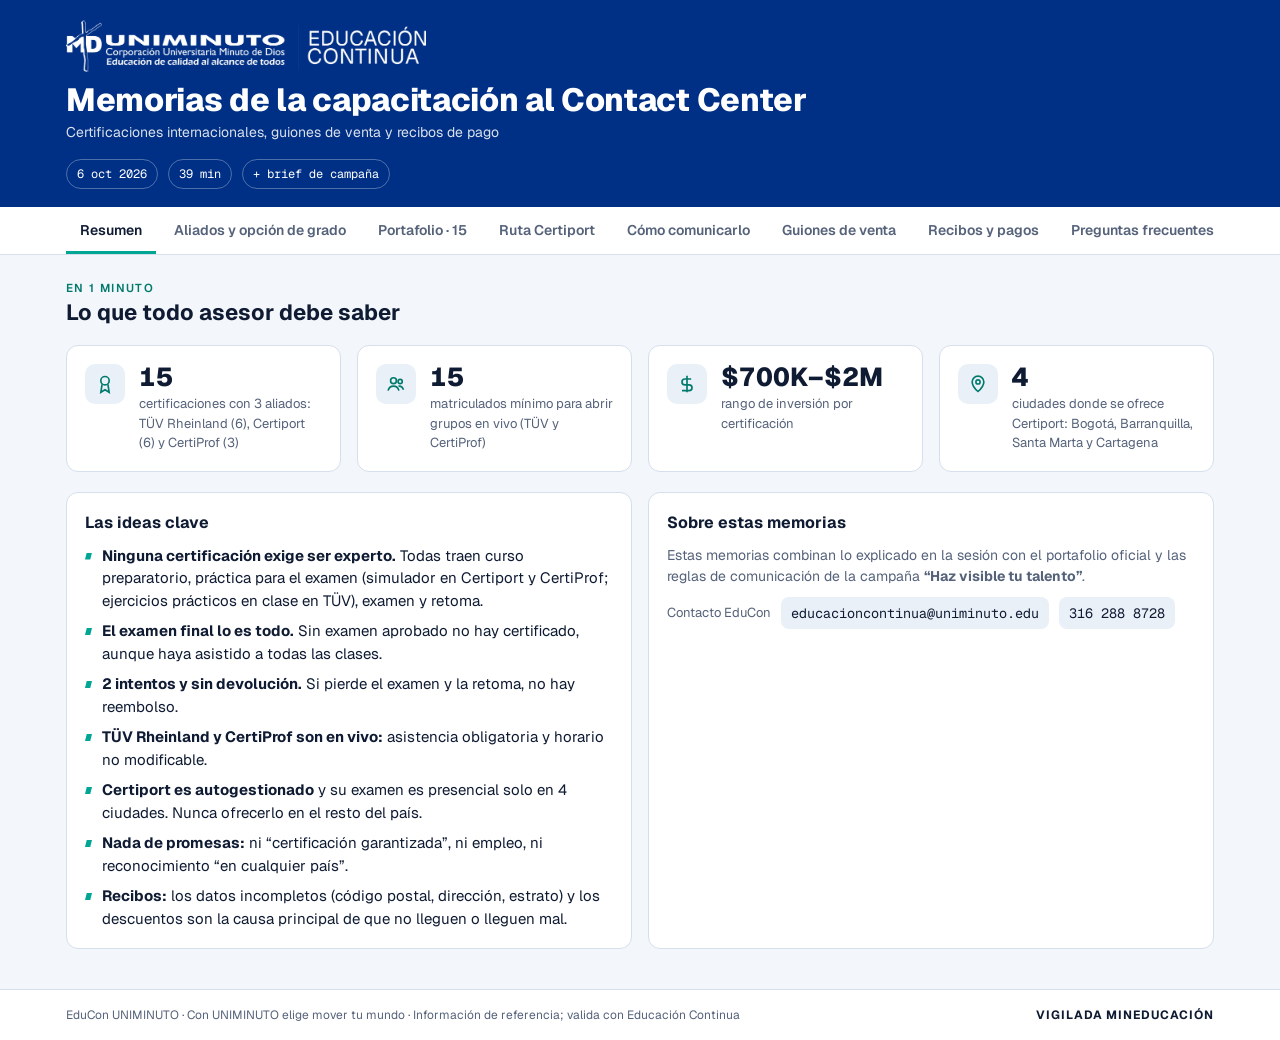
<file: index.html>
<!doctype html>
<html lang="es">
<head>
<meta charset="utf-8">
<meta name="viewport" content="width=device-width, initial-scale=1, viewport-fit=cover">
<title>Memorias Capacitación Contact Center</title>
<meta name="claude:viewport-fit-sides" content="cover">
<link rel="preconnect" href="https://fonts.googleapis.com">
<link rel="stylesheet" href="https://fonts.googleapis.com/css2?family=Geist:wght@400;500;600;700;800&family=Geist+Mono:wght@400;500&display=swap">
<style>
/* Layout: banda navy de encabezado + pestañas horizontales pegajosas; cada pestaña es una "ficha de consulta" densa para el asesor */
:root{
  --navy:#003085; --teal:#00A694; --teal-ink:#007a6d;
  --bg:#f3f6fb; --surface:#ffffff; --surface-2:#eaf0f8;
  --fg:#0f1b33; --muted:#55627a; --line:#d6dfec;
  --warn:#b45309; --warn-bg:#fff4e0; --bad:#b42318; --bad-bg:#fdecea; --ok:#067a5b; --ok-bg:#e3f6ef;
  --head-bg:#003085; --head-fg:#ffffff; --tab-active:#00A694;
  --tuv:#1f5bd6; --cport:#00A694; --cprof:#7a3fd1;
  --sans:"Geist",ui-sans-serif,system-ui,-apple-system,"Segoe UI",Roboto,sans-serif;
  --mono:"Geist Mono",ui-monospace,SFMono-Regular,Menlo,monospace;
}
@media (prefers-color-scheme: dark){:root:not([data-theme="light"]){
  --bg:#0a1222; --surface:#111c33; --surface-2:#172645; --fg:#e7edf8; --muted:#9aa8c2; --line:#24365a;
  --teal-ink:#3fd2bf; --warn:#f5b454; --warn-bg:#2e2410; --bad:#ff8a80; --bad-bg:#341617; --ok:#5fd6a8; --ok-bg:#0f2c24;
  --head-bg:#0b2257; --head-fg:#ffffff; --tuv:#6f9bff; --cport:#3fd2bf; --cprof:#b48cff; color-scheme:dark}}
:root[data-theme="dark"]{
  --bg:#0a1222; --surface:#111c33; --surface-2:#172645; --fg:#e7edf8; --muted:#9aa8c2; --line:#24365a;
  --teal-ink:#3fd2bf; --warn:#f5b454; --warn-bg:#2e2410; --bad:#ff8a80; --bad-bg:#341617; --ok:#5fd6a8; --ok-bg:#0f2c24;
  --head-bg:#0b2257; --head-fg:#ffffff; --tuv:#6f9bff; --cport:#3fd2bf; --cprof:#b48cff; color-scheme:dark}
*{box-sizing:border-box}
[hidden]{display:none!important}
html,body{margin:0}

body{background:var(--bg);color:var(--fg);font-family:var(--sans);font-size:15px;line-height:1.5}
.wrap{max-width:1180px;margin:0 auto;padding-left:max(16px,env(safe-area-inset-left,0px));padding-right:max(16px,env(safe-area-inset-right,0px))}
header.top{background:var(--head-bg);color:var(--head-fg)}
header.top .wrap{padding-block:20px 18px;display:flex;flex-wrap:wrap;gap:16px 28px;align-items:flex-end;justify-content:space-between}
.logo{display:flex;align-items:center;gap:10px;font-weight:700;letter-spacing:.02em;font-size:13px}
.logo .mk{display:inline-grid;place-items:center;width:30px;height:30px;background:var(--teal);clip-path:polygon(18% 0,100% 0,82% 100%,0 100%);font-size:12px;color:#fff}
.logo .sep{opacity:.5}
header.top .brand{display:block;height:auto;width:min(360px,100%);margin-bottom:6px}
h1{margin:10px 0 4px;font-size:clamp(22px,3.2vw,32px);line-height:1.15;font-weight:800;text-wrap:balance;letter-spacing:-.01em}
.sub{opacity:.85;font-size:14px}
.meta{display:flex;gap:10px;flex-wrap:wrap}
.chip{font-family:var(--mono);font-size:12px;padding:5px 10px;border:1px solid rgba(255,255,255,.3);border-radius:999px;white-space:nowrap}
nav.tabs{position:sticky;top:env(safe-area-inset-top,0px);z-index:5;background:var(--surface);border-bottom:1px solid var(--line)}
nav.tabs .wrap{display:flex;gap:4px;overflow-x:auto;scrollbar-width:thin}
nav.tabs button{font:600 14px var(--sans);color:var(--muted);background:none;border:0;padding:14px 14px 12px;border-bottom:3px solid transparent;cursor:pointer;white-space:nowrap}
nav.tabs button:hover{color:var(--fg)}
nav.tabs button[aria-selected="true"]{color:var(--fg);border-bottom-color:var(--tab-active)}
nav.tabs button:focus-visible{outline:2px solid var(--teal);outline-offset:-2px}
main .wrap{padding-block:24px 40px}
section.panel{display:grid;gap:20px}
.eyebrow{font-size:11.5px;font-weight:600;letter-spacing:.12em;text-transform:uppercase;color:var(--teal-ink)}
h2{margin:2px 0 0;font-size:22px;line-height:1.2;text-wrap:balance}
h3{margin:0;font-size:16px}
p{margin:0}
.lead{color:var(--muted);max-width:68ch}
.grid{display:grid;gap:16px}
.g2{grid-template-columns:repeat(auto-fit,minmax(min(100%,340px),1fr))}
.g3{grid-template-columns:repeat(auto-fit,minmax(min(100%,300px),1fr))}
.g4{grid-template-columns:repeat(auto-fit,minmax(min(100%,220px),1fr))}
.box{background:var(--surface);border:1px solid var(--line);border-radius:12px;padding:18px;min-width:0;display:grid;gap:10px;align-content:start}
.kpi{display:flex;gap:14px;align-items:flex-start}
.kpi .ic{flex:none;width:40px;height:40px;border-radius:10px;display:grid;place-items:center;background:var(--surface-2);color:var(--teal-ink)}
.kpi .n{font-size:26px;font-weight:800;line-height:1;font-variant-numeric:tabular-nums}
.kpi .l{color:var(--muted);font-size:13px;margin-top:4px}
ul.clean{margin:0;padding:0;list-style:none;display:grid;gap:8px}
ul.clean li{display:flex;gap:10px;align-items:flex-start}
ul.clean li::before{content:"";flex:none;width:7px;height:7px;margin-top:8px;background:var(--teal);clip-path:polygon(25% 0,100% 0,75% 100%,0 100%)}
.tag{display:inline-flex;align-items:center;gap:6px;font-size:12px;font-weight:600;padding:3px 9px;border-radius:999px;background:var(--surface-2);color:var(--fg);white-space:nowrap}
.tag.ok{background:var(--ok-bg);color:var(--ok)} .tag.warn{background:var(--warn-bg);color:var(--warn)} .tag.bad{background:var(--bad-bg);color:var(--bad)}
.ally{border-top:5px solid var(--c)}
.ally .name{font-size:19px;font-weight:800;color:var(--c)}
.ally dl{margin:0;display:grid;grid-template-columns:auto 1fr;gap:6px 12px;font-size:14px}
.ally dt{color:var(--muted)} .ally dd{margin:0;font-weight:500}
.tbl{overflow-x:auto;border:1px solid var(--line);border-radius:12px;background:var(--surface)}
table{border-collapse:collapse;width:100%;min-width:640px;font-size:14px}
th,td{text-align:left;padding:11px 14px;border-bottom:1px solid var(--line);vertical-align:top}
th{font-size:12px;letter-spacing:.06em;text-transform:uppercase;color:var(--muted);background:var(--surface-2)}
tr:last-child td{border-bottom:0}
table.og td.y,table.og td.n{text-align:center;font-weight:700;vertical-align:middle}
table.og td.y{color:var(--ok);font-size:17px}
table.og td.n{color:var(--bad);font-size:13px}
table.og th:not(:first-child){text-align:center}
td .dot{display:inline-block;width:9px;height:9px;border-radius:2px;background:var(--c);margin-right:7px}
.alert{border-radius:12px;padding:14px 16px;display:flex;gap:12px;align-items:flex-start;border:1px solid}
.alert.bad{background:var(--bad-bg);border-color:var(--bad);color:var(--fg)} .alert.bad b{color:var(--bad)}
.alert.warn{background:var(--warn-bg);border-color:var(--warn)} .alert.warn b{color:var(--warn)}
.alert.ok{background:var(--ok-bg);border-color:var(--ok)} .alert.ok b{color:var(--ok)}
.alert svg{flex:none;margin-top:2px}
/* ruta certiport */
.route{display:grid;grid-template-columns:repeat(auto-fit,minmax(min(100%,250px),1fr));gap:0;counter-reset:st}
.stage{position:relative;padding:20px 22px 20px 20px;background:var(--surface);border:1px solid var(--line);display:grid;gap:10px;align-content:start;min-width:0}
.stage:first-child{border-radius:12px 0 0 12px}.stage:last-child{border-radius:0 12px 12px 0}
.stage+.stage{border-left:0}
.stage .num{font-family:var(--mono);font-size:12px;color:var(--teal-ink);font-weight:500}
.stage h3{font-size:18px}
.stage .plat{font-size:12px;color:var(--muted)}
@media (max-width:820px){.stage,.stage:first-child,.stage:last-child{border-radius:12px}.stage+.stage{border-left:1px solid var(--line);margin-top:10px}}
.score{display:flex;align-items:center;gap:10px;font-family:var(--mono);font-size:13px}
.bar{position:relative;height:10px;flex:1;border-radius:999px;background:linear-gradient(90deg,var(--bad) 0 70%,var(--ok) 70% 100%);opacity:.85}
.bar i{position:absolute;left:70%;top:-5px;width:2px;height:20px;background:var(--fg)}
.timeline{display:flex;align-items:center;gap:10px;flex-wrap:wrap;font-size:13px}
.timeline .pt{padding:6px 10px;border-radius:8px;background:var(--surface-2);font-family:var(--mono)}
.timeline .ar{color:var(--muted)}
/* script */
.script{background:var(--surface-2);border-radius:12px;padding:16px 18px;display:grid;gap:8px}
.script q{display:block;font-size:15.5px;font-weight:500;quotes:"“" "”"}
.script .who{font-size:12px;color:var(--muted);font-weight:600;letter-spacing:.06em;text-transform:uppercase}
.copy{justify-self:start;font:600 12.5px var(--sans);padding:6px 12px;border-radius:8px;border:1px solid var(--line);background:var(--surface);color:var(--fg);cursor:pointer}
.copy:hover{border-color:var(--teal)}
/* checklist */
.check{display:grid;gap:8px}
.check label{display:flex;gap:10px;align-items:flex-start;padding:10px 12px;border:1px solid var(--line);border-radius:10px;background:var(--surface);cursor:pointer}
.check input{margin-top:3px;accent-color:var(--teal);width:16px;height:16px}
.check input:checked+span{text-decoration:line-through;color:var(--muted)}
/* faq */
details{background:var(--surface);border:1px solid var(--line);border-radius:12px;padding:0 18px}
details summary{cursor:pointer;padding:15px 0;font-weight:600;list-style:none;display:flex;justify-content:space-between;gap:12px}
details summary::after{content:"+";font-family:var(--mono);color:var(--teal-ink);font-size:18px;line-height:1}
details[open] summary::after{content:"–"}
details .ans{padding:0 0 16px;color:var(--fg);display:grid;gap:8px}
/* compromisos */
.task{display:grid;grid-template-columns:auto 1fr auto;gap:14px;align-items:start;padding:14px 16px;background:var(--surface);border:1px solid var(--line);border-radius:12px}
.avatar{width:36px;height:36px;border-radius:50%;display:grid;place-items:center;font-weight:700;font-size:13px;background:var(--navy);color:#fff}
.task .who{font-size:12.5px;color:var(--muted)}
@media (max-width:560px){.task{grid-template-columns:auto 1fr}.task .tag{grid-column:2;justify-self:start}}
/* people */
.people{display:flex;flex-wrap:wrap;gap:8px}
.person{display:flex;align-items:center;gap:8px;padding:6px 12px 6px 6px;border:1px solid var(--line);border-radius:999px;background:var(--surface);font-size:13px}
.person .avatar{width:26px;height:26px;font-size:11px}
.person small{color:var(--muted)}
/* quiz */
.q{display:grid;gap:10px}
.opts{display:grid;gap:8px}
.opts button{text-align:left;font:500 14.5px var(--sans);padding:12px 14px;border-radius:10px;border:1px solid var(--line);background:var(--surface);color:var(--fg);cursor:pointer}
.opts button:hover:not(:disabled){border-color:var(--teal)}
.opts button.right{background:var(--ok-bg);border-color:var(--ok)}
.opts button.wrong{background:var(--bad-bg);border-color:var(--bad)}
.opts button:disabled{cursor:default}
.fb{font-size:14px;color:var(--muted)}
.qhead{display:flex;justify-content:space-between;align-items:center;gap:12px;flex-wrap:wrap}
.progress{height:6px;border-radius:999px;background:var(--surface-2);overflow:hidden}
.progress i{display:block;height:100%;background:var(--teal);transition:width .3s}
.btn{font:600 14px var(--sans);padding:10px 16px;border-radius:10px;border:0;background:var(--navy);color:#fff;cursor:pointer}
.btn:focus-visible,.opts button:focus-visible,.copy:focus-visible{outline:2px solid var(--teal);outline-offset:2px}
footer{border-top:1px solid var(--line);background:var(--surface)}
footer .wrap{padding-block:16px;display:flex;justify-content:space-between;gap:12px;flex-wrap:wrap;font-size:12px;color:var(--muted)}
footer b{color:var(--fg);letter-spacing:.08em}
@media (prefers-reduced-motion:reduce){*{transition:none!important}}

/* portafolio */
.filters{display:flex;gap:8px;flex-wrap:wrap}
.filters button{font:600 13px var(--sans);padding:7px 14px;border-radius:999px;border:1px solid var(--line);background:var(--surface);color:var(--fg);cursor:pointer}
.filters button[aria-pressed="true"]{background:var(--navy);border-color:var(--navy);color:#fff}
.cards{display:grid;gap:12px;grid-template-columns:repeat(auto-fill,minmax(min(100%,330px),1fr))}
.cert{background:var(--surface);border:1px solid var(--line);border-left:4px solid var(--c);border-radius:12px;padding:16px;display:grid;gap:10px;align-content:start;min-width:0}
.cert .al{font-size:11.5px;font-weight:700;letter-spacing:.1em;text-transform:uppercase;color:var(--c)}
.cert h3{font-size:16px;line-height:1.3}
.cert .facts{display:grid;grid-template-columns:repeat(3,1fr);gap:8px;font-size:13px}
.cert .facts div{background:var(--surface-2);border-radius:8px;padding:7px 9px}
.cert .facts small{display:block;color:var(--muted);font-size:11px}
.cert .facts b{font-variant-numeric:tabular-nums}
.cert .hr{font-size:13.5px}
.cert details{border:0;padding:0;background:none}
.cert details summary{padding:4px 0;font-size:13.5px;color:var(--teal-ink)}
.cert details .ans{padding:4px 0 2px;font-size:14px}
.cert details h4{margin:4px 0 0;font-size:12px;letter-spacing:.08em;text-transform:uppercase;color:var(--muted)}
.cert details ul{margin:0;padding-left:18px;display:grid;gap:3px}
.price{font-variant-numeric:tabular-nums;white-space:nowrap}
/* do / dont */
.dd{display:grid;gap:8px}
.dd li{display:flex;gap:10px;align-items:flex-start;list-style:none}
.dd{margin:0;padding:0}
.dd .mk{flex:none;width:22px;height:22px;border-radius:6px;display:grid;place-items:center;font-weight:800;font-size:13px}
.dd.yes .mk{background:var(--ok-bg);color:var(--ok)}
.dd.no .mk{background:var(--bad-bg);color:var(--bad)}
.dd.warn .mk{background:var(--warn-bg);color:var(--warn)}
.prof{display:grid;gap:4px;padding:12px 14px;border:1px solid var(--line);border-radius:10px;background:var(--surface)}
.prof b{font-size:14.5px}
.prof span{color:var(--muted);font-size:13px}
.prof .tags{display:flex;flex-wrap:wrap;gap:6px;margin-top:4px}
.contact{display:flex;gap:10px;flex-wrap:wrap;align-items:center}
.contact code{font-family:var(--mono);font-size:13.5px;padding:6px 10px;border-radius:8px;background:var(--surface-2);user-select:all}
.gcards{display:grid;gap:12px;grid-template-columns:repeat(auto-fill,minmax(min(100%,340px),1fr))}
.gcard{background:var(--surface);border:1px solid var(--line);border-radius:12px;padding:16px;display:grid;gap:8px;align-content:start;min-width:0}
.gcard .who{font-size:11.5px;font-weight:700;letter-spacing:.1em;text-transform:uppercase;color:var(--teal-ink)}
.gcard q{display:block;font-size:15px;line-height:1.55;quotes:"“" "”";padding:12px 14px;border-radius:10px;background:var(--surface-2)}
#gfilters button,#filters button{}
</style>
</head>
<body>


<header class="top">
  <div class="wrap">
    <div>
      <img class="brand" src="[data-uri]" alt="UNIMINUTO Corporación Universitaria Minuto de Dios · Educación Continua" width="900" height="129">
      <h1>Memorias de la capacitación al Contact Center</h1>
      <p class="sub">Certificaciones internacionales, guiones de venta y recibos de pago</p>
    </div>
    <div class="meta">
      <span class="chip">6 oct 2026</span>
      <span class="chip">39 min</span>
      <span class="chip">+ brief de campaña</span>
    </div>
  </div>
</header>

<nav class="tabs" aria-label="Secciones">
  <div class="wrap" role="tablist">
    <button role="tab" aria-selected="true" data-t="resumen">Resumen</button>
    <button role="tab" aria-selected="false" data-t="aliados">Aliados y opción de grado</button>
    <button role="tab" aria-selected="false" data-t="portafolio">Portafolio · 15</button>
    <button role="tab" aria-selected="false" data-t="certiport">Ruta Certiport</button>
    <button role="tab" aria-selected="false" data-t="comunicar">Cómo comunicarlo</button>
    <button role="tab" aria-selected="false" data-t="guiones">Guiones de venta</button>
    <button role="tab" aria-selected="false" data-t="recibos">Recibos y pagos</button>
    <button role="tab" aria-selected="false" data-t="faq">Preguntas frecuentes</button>
    <button role="tab" aria-selected="false" data-t="quiz">Ponte a prueba</button>
  </div>
</nav>

<main>
<div class="wrap">

<!-- RESUMEN -->
<section class="panel" id="resumen">
  <div>
    <div class="eyebrow">En 1 minuto</div>
    <h2>Lo que todo asesor debe saber</h2>
  </div>
  <div class="grid g4">
    <div class="box kpi"><div class="ic"><svg width="20" height="20" viewBox="0 0 24 24" fill="none" stroke="currentColor" stroke-width="2"><circle cx="12" cy="8" r="5"/><path d="M8.5 12.5 7 22l5-3 5 3-1.5-9.5"/></svg></div><div><div class="n">15</div><div class="l">certificaciones con 3 aliados: TÜV Rheinland (6), Certiport (6) y CertiProf (3)</div></div></div>
    <div class="box kpi"><div class="ic"><svg width="20" height="20" viewBox="0 0 24 24" fill="none" stroke="currentColor" stroke-width="2"><circle cx="9" cy="8" r="3.5"/><circle cx="17" cy="9" r="2.5"/><path d="M2.5 20c.8-3.5 3.4-5.5 6.5-5.5s5.7 2 6.5 5.5M15 14.6c2.6-.3 5 1.2 6 4.4"/></svg></div><div><div class="n">15</div><div class="l">matriculados mínimo para abrir grupos en vivo (TÜV y CertiProf)</div></div></div>
    <div class="box kpi"><div class="ic"><svg width="20" height="20" viewBox="0 0 24 24" fill="none" stroke="currentColor" stroke-width="2"><path d="M12 2v20M17 6H9.5a3.5 3.5 0 0 0 0 7h5a3.5 3.5 0 0 1 0 7H6"/></svg></div><div><div class="n">$700K–$2M</div><div class="l">rango de inversión por certificación</div></div></div>
    <div class="box kpi"><div class="ic"><svg width="20" height="20" viewBox="0 0 24 24" fill="none" stroke="currentColor" stroke-width="2"><path d="M12 21s-7-6.2-7-11.5a7 7 0 0 1 14 0C19 14.8 12 21 12 21z"/><circle cx="12" cy="9.5" r="2.5"/></svg></div><div><div class="n">4</div><div class="l">ciudades donde se ofrece Certiport: Bogotá, Barranquilla, Santa Marta y Cartagena</div></div></div>
  </div>

  <div class="grid g2">
    <div class="box">
      <h3>Las ideas clave</h3>
      <ul class="clean">
        <li><span><b>Ninguna certificación exige ser experto.</b> Todas traen curso preparatorio, práctica para el examen (simulador en Certiport y CertiProf; ejercicios prácticos en clase en TÜV), examen y retoma.</span></li>
        <li><span><b>El examen final lo es todo.</b> Sin examen aprobado no hay certificado, aunque haya asistido a todas las clases.</span></li>
        <li><span><b>2 intentos y sin devolución.</b> Si pierde el examen y la retoma, no hay reembolso.</span></li>
        <li><span><b>TÜV Rheinland y CertiProf son en vivo:</b> asistencia obligatoria y horario no modificable.</span></li>
        <li><span><b>Certiport es autogestionado</b> y su examen es presencial solo en 4 ciudades. Nunca ofrecerlo en el resto del país.</span></li>
        <li><span><b>Nada de promesas:</b> ni “certificación garantizada”, ni empleo, ni reconocimiento “en cualquier país”.</span></li>
        <li><span><b>Recibos:</b> los datos incompletos (código postal, dirección, estrato) y los descuentos son la causa principal de que no lleguen o lleguen mal.</span></li>
      </ul>
    </div>
    <div class="box">
      <h3>Sobre estas memorias</h3>
      <p class="lead" style="font-size:14px">Estas memorias combinan lo explicado en la sesión con el portafolio oficial y las reglas de comunicación de la campaña <b>“Haz visible tu talento”</b>.</p>
      <div class="contact"><span style="font-size:13px;color:var(--muted)">Contacto EduCon</span><code>educacioncontinua@uniminuto.edu</code><code>316 288 8728</code></div>
    </div>
  </div>
</section>

<!-- ALIADOS -->
<section class="panel" id="aliados" hidden>
  <div>
    <div class="eyebrow">Certificaciones internacionales</div>
    <h2>Cada aliado funciona distinto. Explícalo así.</h2>
  </div>
  <div class="grid g3">
    <div class="box ally" style="--c:var(--tuv)">
      <div class="name">TÜV Rheinland</div>
      <div><span class="tag">6 certificaciones ISO · Auditor interno</span></div>
      <dl>
        <dt>Modalidad</dt><dd>Sincrónica, clases en vivo mediadas por TIC</dd>
        <dt>Duración</dt><dd>32 horas</dd>
        <dt>Inversión</dt><dd class="price">$2.000.000</dd>
        <dt>Cobertura</dt><dd>Nacional</dd>
        <dt>Asistencia</dt><dd>Obligatoria. Máx. 1 falta; con 2 pierde la certificación</dd>
        <dt>Práctica</dt><dd>Sin simulador: ejercicios prácticos en clase que simulan el examen</dd>
        <dt>Inicio</dt><dd>Fecha fija, con mínimo 15 matriculados</dd>
      </dl>
    </div>
    <div class="box ally" style="--c:var(--cport)">
      <div class="name">Certiport · ETC LATAM</div>
      <div><span class="tag">6 certificaciones · tecnología, negocio y creatividad</span></div>
      <dl>
        <dt>Modalidad</dt><dd>Autogestionable en plataforma, sin clases en vivo</dd>
        <dt>Duración</dt><dd>40 horas</dd>
        <dt>Inversión</dt><dd class="price">$1.553.000</dd>
        <dt>Cobertura</dt><dd>Solo Bogotá, Barranquilla, Santa Marta y Cartagena</dd>
        <dt>Examen</dt><dd>Presencial en la sede inscrita</dd>
        <dt>Inicio</dt><dd>Sin mínimo. Licencia en 10 días hábiles, vigente 10 meses</dd>
      </dl>
    </div>
    <div class="box ally" style="--c:var(--cprof)">
      <div class="name">CertiProf</div>
      <div><span class="tag">3 certificaciones · agilidad e innovación</span></div>
      <dl>
        <dt>Modalidad</dt><dd>Scrum: clases en vivo. Agile Coach y Design Thinking: examen y retoma, condiciones por confirmar</dd>
        <dt>Duración</dt><dd>32 horas</dd>
        <dt>Inversión</dt><dd class="price">Desde $700.000</dd>
        <dt>Cobertura</dt><dd>Nacional</dd>
        <dt>Inicio</dt><dd>Fecha fija, con mínimo 15 matriculados</dd>
      </dl>
    </div>
  </div>

  <div class="grid g2">
    <div class="alert bad"><svg width="20" height="20" viewBox="0 0 24 24" fill="none" stroke="currentColor" stroke-width="2"><path d="M12 3 2 20h20L12 3zM12 10v4M12 17v.5"/></svg><div><b>Regla para los 3 aliados.</b> Todas terminan en examen final con retoma. Si pierde ambos intentos, pierde la certificación y no hay devolución de dinero: ya usó el curso y los recursos.</div></div>
    <div class="alert ok"><svg width="20" height="20" viewBox="0 0 24 24" fill="none" stroke="currentColor" stroke-width="2"><path d="M4 12l5 5L20 6"/></svg><div><b>Opción de grado.</b> Son programas libres y también sirven como opción de grado en las rectorías de la tabla. Mismo proceso de inscripción; el estudiante solicita la modalidad en Génesis.</div></div>
  </div>

  <div>
    <div class="eyebrow" style="margin-bottom:8px">¿Dónde es válida como opción de grado?</div>
    <div class="tbl">
      <table class="og">
        <thead><tr><th>Aliado</th><th>Bogotá</th><th>Cundinamarca</th><th>Boyacá</th><th>Caribe</th><th>Occidente</th></tr></thead>
        <tbody>
          <tr><td><span class="dot" style="--c:var(--cprof)"></span><b>CertiProf</b><br><small style="color:var(--muted)">Scrum · Agile Coach · Design Thinking</small></td><td class="y">✓</td><td class="y">✓</td><td class="y">✓</td><td class="y">✓</td><td class="y">✓</td></tr>
          <tr><td><span class="dot" style="--c:var(--tuv)"></span><b>TÜV Rheinland</b><br><small style="color:var(--muted)">ISO 55001 · 27001 · 39001 · 28000 · 9001 · Trinorma</small></td><td class="y">✓</td><td class="y">✓</td><td class="y">✓</td><td class="y">✓</td><td class="y">✓</td></tr>
          <tr><td><span class="dot" style="--c:var(--cport)"></span><b>Certiport</b><br><small style="color:var(--muted)">IA · Python · Project Management · Meta · Cybersecurity · Adobe</small></td><td class="y">✓</td><td class="y">✓</td><td class="y">✓</td><td class="y">✓</td><td class="n">No</td></tr>
        </tbody>
      </table>
    </div>
    <p style="color:var(--muted);font-size:13px;margin-top:8px">Para Certiport, recuerda que el examen es presencial solo en Bogotá, Barranquilla, Santa Marta y Cartagena. En las demás rectorías las certificaciones son programas libres, no opción de grado.</p>
  </div>
</section>

<!-- PORTAFOLIO -->
<section class="panel" id="portafolio" hidden>
  <div>
    <div class="eyebrow">Portafolio completo</div>
    <h2>Las 15 certificaciones, con su ficha</h2>
    <p class="lead">Filtra por aliado y abre la ficha para ver perfil y contenido. Horarios, inversión y condiciones pueden cambiar según el ente certificador.</p>
  </div>
  <div class="filters" id="filters">
    <button aria-pressed="true" data-f="all">Todas · 15</button>
    <button aria-pressed="false" data-f="tuv">TÜV Rheinland · 6</button>
    <button aria-pressed="false" data-f="cport">Certiport · 6</button>
    <button aria-pressed="false" data-f="cprof">CertiProf · 3</button>
  </div>
  <div class="cards" id="cards"></div>
</section>

<!-- CERTIPORT -->
<section class="panel" id="certiport" hidden>
  <div>
    <div class="eyebrow">La más difícil de explicar</div>
    <h2>Ruta Certiport en 3 plataformas</h2>
    <p class="lead">Certiport no tiene profesor ni clases en vivo. El estudiante avanza solo por tres plataformas del aliado, en este orden. Al pagar, en 10 días hábiles recibe un correo con usuario, contraseña y videos guía.</p>
  </div>
  <div class="route">
    <div class="stage">
      <div class="num">PLATAFORMA 1</div>
      <h3>Curso preparatorio</h3>
      <div class="plat">Autogestionable, 40 horas, sin horario</div>
      <p>Ve la temática a su ritmo. Ejemplo: “me inscribí a Python y le dedico los domingos de 12 a 5 p. m.” o “toda la semana de 6 a 9 p. m.”.</p>
    </div>
    <div class="stage">
      <div class="num">PLATAFORMA 2</div>
      <h3>Simulador</h3>
      <div class="plat">Tiene 3 partes</div>
      <ul class="clean">
        <li><span><b>Guía de estudio:</b> la revisa las veces que quiera.</span></li>
        <li><span><b>Examen de práctica:</b> sin tiempo; puede pausar y volver.</span></li>
        <li><span><b>Examen tipo real:</b> cronometrado, con intentos limitados. Muestra en qué está fallando.</span></li>
      </ul>
    </div>
    <div class="stage">
      <div class="num">PLATAFORMA 3</div>
      <h3>Examen final</h3>
      <div class="plat">Presencial en Bogotá, Barranquilla, Santa Marta o Cartagena</div>
      <div class="score"><span>0</span><span class="bar"><i></i></span><span>1000</span></div>
      <p>Aprueba con <b>700 o más</b>. El certificado y el reporte salen automáticos. Con 699 el sistema marca pérdida y no se puede ajustar a mano.</p>
    </div>
  </div>

  <div class="grid g3">
    <div class="box">
      <h3>Si pierde el primer intento</h3>
      <div class="timeline"><span class="pt">Mar 11:15 a. m. · pierde</span><span class="ar">→ 24 h →</span><span class="pt">Mié 11:15 a. m. · retoma</span></div>
      <p style="color:var(--muted);font-size:14px">La retoma se activa sola 24 horas después. EduCon no puede adelantarla ni modificar la nota.</p>
    </div>
    <div class="box">
      <h3>Vigencia de la licencia</h3>
      <p><span class="tag warn">10 meses</span> desde que se envían los accesos. Si no avanza en ese tiempo, pierde la licencia. TÜV y CertiProf no vencen así porque tienen fecha de inicio y fin.</p>
    </div>
    <div class="box">
      <h3>Caso Adobe</h3>
      <p>Debe escoger <b>una sola versión</b>: Photoshop, InDesign, Illustrator, After Effects, Animate, Premiere Pro o Dreamweaver.</p>
    </div>
  </div>

  <div class="alert warn"><svg width="20" height="20" viewBox="0 0 24 24" fill="none" stroke="currentColor" stroke-width="2"><circle cx="12" cy="12" r="9"/><path d="M12 8v5M12 16v.5"/></svg><div><b>Recomiéndalo siempre:</b> que hagan los simuladores a conciencia. Quienes llegan solo con el curso preparatorio no conocen la metodología del examen y se quedan sin tiempo. El simulador no repite las preguntas, pero es la mejor práctica.</div></div>

  <div class="script">
    <div class="who">Guion sugerido</div>
    <q id="s1">Esta certificación es autogestionada: no tiene profesor ni clases en vivo. Al pagar, en unos 10 días hábiles te llegan los accesos a tres plataformas: el curso preparatorio de 40 horas, el simulador y el examen final, que presentas de forma presencial en Bogotá, Barranquilla, Santa Marta o Cartagena. Tienes 10 meses para completarla y necesitas 700 puntos para aprobar.</q>
    <button class="copy" data-copy="s1">Copiar guion</button>
  </div>
</section>

<!-- COMUNICAR -->
<section class="panel" id="comunicar" hidden>
  <div>
    <div class="eyebrow">Campaña “Haz visible tu talento”</div>
    <h2>Qué decir, qué aclarar y qué nunca prometer</h2>
    <p class="lead">El talento ya existe; la certificación es la forma estructurada de demostrarlo y respaldarlo ante empleadores, organizaciones y clientes. Sin prometer resultados laborales ni de aprobación.</p>
  </div>
  <div class="grid g3">
    <div class="box">
      <h3>Siempre menciona</h3>
      <ul class="dd yes">
        <li><span class="mk">✓</span><span>Para Certiport: examen presencial únicamente en Bogotá, Barranquilla, Santa Marta y Cartagena.</span></li>
        <li><span class="mk">✓</span><span>Para TÜV Rheinland y CertiProf: cada grupo abre con mínimo 15 personas matriculadas. Certiport no requiere mínimo.</span></li>
        <li><span class="mk">✓</span><span>Horarios, inversión y condiciones pueden cambiar según el ente certificador.</span></li>
        <li><span class="mk">✓</span><span>Incluye curso preparatorio, práctica (simulador en Certiport y CertiProf; ejercicios prácticos en clase en TÜV), examen y retoma sujeta a condiciones del aliado.</span></li>
      </ul>
    </div>
    <div class="box">
      <h3>Aclara antes de inscribir</h3>
      <ul class="dd warn">
        <li><span class="mk">!</span><span>La asistencia es obligatoria en las certificaciones en vivo: se permite máximo 1 falta; con 2 se pierde la certificación.</span></li>
        <li><span class="mk">!</span><span>Si no aprueba el examen final, pierde la certificación aunque haya asistido a todo.</span></li>
        <li><span class="mk">!</span><span>El horario establecido no se puede modificar.</span></li>
        <li><span class="mk">!</span><span>Si pierde examen y retoma, no hay devolución de dinero.</span></li>
      </ul>
    </div>
    <div class="box">
      <h3>Nunca digas</h3>
      <ul class="dd no">
        <li><span class="mk">✕</span><span>“Certificación garantizada” o “aprobación asegurada”.</span></li>
        <li><span class="mk">✕</span><span>Promesas de empleo, salario, ascenso o trabajo en el exterior.</span></li>
        <li><span class="mk">✕</span><span>Que se reconoce “en cualquier país” o “en todo el mundo”.</span></li>
        <li><span class="mk">✕</span><span>“Retoma gratis” o “ilimitada”.</span></li>
        <li><span class="mk">✕</span><span>Que Certiport tiene clases en vivo o que está disponible en todo el país.</span></li>
        <li><span class="mk">✕</span><span>“Últimos cupos” cuando no es cierto.</span></li>
      </ul>
    </div>
  </div>

  <div>
    <div class="eyebrow" style="margin-bottom:8px">¿Qué le recomiendo? Según el perfil de quien llama</div>
    <div class="grid g3" style="gap:10px">
      <div class="prof"><b>Profesional en ejercicio</b><span>25–45 · quiere ascender, cambiar de empresa o fortalecer su perfil</span><div class="tags"><span class="tag">ISO 9001</span><span class="tag">Trinorma</span><span class="tag">ISO 27001</span><span class="tag">Project Management</span><span class="tag">Agile Coach</span></div></div>
      <div class="prof"><b>Perfil tecnológico</b><span>22–40 · validar habilidades en IA, programación o seguridad</span><div class="tags"><span class="tag">Artificial Intelligence</span><span class="tag">Python</span><span class="tag">Cybersecurity</span><span class="tag">ISO 27001</span></div></div>
      <div class="prof"><b>Creativo o de marketing</b><span>20–40 · respaldar herramientas y capacidades</span><div class="tags"><span class="tag">Adobe</span><span class="tag">Meta</span><span class="tag">Design Thinking</span></div></div>
      <div class="prof"><b>Independiente o emprendedor</b><span>25–50 · diferenciarse frente a clientes y proyectos</span><div class="tags"><span class="tag">Meta</span><span class="tag">Design Thinking</span><span class="tag">Scrum</span><span class="tag">Project Management</span></div></div>
      <div class="prof"><b>Técnico, tecnólogo o recién egresado</b><span>20–30 · entrar al mercado con una credencial diferenciadora</span><div class="tags"><span class="tag">Scrum</span><span class="tag">Python</span><span class="tag">ISO 9001</span><span class="tag">ISO 39001</span></div></div>
      <div class="prof"><b>Logística, operaciones, SST y activos</b><span>28–50 · fortalecer competencias de auditoría y gestión</span><div class="tags"><span class="tag">ISO 28000</span><span class="tag">ISO 55001</span><span class="tag">ISO 39001</span><span class="tag">Trinorma</span></div></div>
      <div class="prof"><b>Estudiante universitario</b><span>Complementar su perfil; en UNIMINUTO, cuando aplique, como opción de grado</span><div class="tags"><span class="tag ok">Revisa la tabla de opción de grado</span></div></div>
    </div>
  </div>

  <div class="script">
    <div class="who">Guion de apertura</div>
    <q id="s3">Tú ya tienes el talento y la experiencia. Con esta certificación te preparas, practicas para el examen y presentas el examen con el aliado certificador para respaldar esa competencia en tu perfil profesional.</q>
    <button class="copy" data-copy="s3">Copiar guion</button>
  </div>
</section>

<!-- GUIONES -->
<section class="panel" id="guiones" hidden>
  <div>
    <div class="eyebrow">Guiones de venta</div>
    <h2>Ejemplos listos para llamar y escribir</h2>
    <p class="lead">Reemplaza lo que está entre [corchetes]. Todos respetan las reglas de la campaña: sin promesas de empleo, aprobación ni cupos falsos.</p>
  </div>
  <div class="filters" id="gfilters"><button aria-pressed="true" data-g="all">Todos</button><button aria-pressed="false" data-g="apertura">Apertura</button><button aria-pressed="false" data-g="descubrir">Preguntas para descubrir</button><button aria-pressed="false" data-g="pitch">Presentación por aliado</button><button aria-pressed="false" data-g="objeciones">Manejo de objeciones</button><button aria-pressed="false" data-g="cierre">Cierre</button><button aria-pressed="false" data-g="seguimiento">Seguimiento y pago</button></div>
  <div class="gcards" id="gcards">
    <div class="gcard" data-g="apertura"><div class="who">Apertura</div><h3>Llamada a un lead nuevo</h3><q id="g1">¡Hola, [nombre]! Te habla [tu nombre] de Educación Continua UNIMINUTO. Vi que te interesó la certificación en [certificación] y quiero contarte en dos minutos cómo funciona para que veas si encaja contigo. ¿Tienes un momento?</q><button class="copy" data-copy="g1">Copiar guion</button></div>
    <div class="gcard" data-g="apertura"><div class="who">Apertura</div><h3>Concepto de campaña</h3><q id="g2">[Nombre], tú ya tienes el conocimiento y la experiencia. Lo que hace esta certificación es ayudarte a demostrarlo con el respaldo de un aliado certificador internacional, para que lo puedas mostrar en tu hoja de vida y ante empleadores o clientes.</q><button class="copy" data-copy="g2">Copiar guion</button></div>
    <div class="gcard" data-g="apertura"><div class="who">Apertura</div><h3>Lead que llega por WhatsApp</h3><q id="g3">¡Hola, [nombre]! 👋 Qué bueno que te interese certificarte en [certificación]. Para recomendarte la mejor opción, cuéntame: ¿a qué te dedicas hoy y para qué te gustaría usar la certificación?</q><button class="copy" data-copy="g3">Copiar guion</button></div>
    <div class="gcard" data-g="descubrir"><div class="who">Preguntas para descubrir</div><h3>Entender su motivación</h3><q id="g4">¿Qué te gustaría lograr con esta certificación: fortalecer tu perfil en tu empresa actual, buscar una nueva oportunidad o diferenciarte con tus clientes?</q><button class="copy" data-copy="g4">Copiar guion</button></div>
    <div class="gcard" data-g="descubrir"><div class="who">Preguntas para descubrir</div><h3>Validar disponibilidad</h3><q id="g5">¿Cómo tienes tu tiempo? ¿Te funciona más tener clases en vivo con un tutor en un horario fijo, o prefieres avanzar a tu ritmo en una plataforma?</q><button class="copy" data-copy="g5">Copiar guion</button></div>
    <div class="gcard" data-g="descubrir"><div class="who">Preguntas para descubrir</div><h3>Validar ciudad (clave para Certiport)</h3><q id="g6">¿Desde qué ciudad nos acompañas? Te pregunto porque algunas certificaciones tienen el examen presencial y solo se ofrecen en Bogotá, Barranquilla, Santa Marta y Cartagena.</q><button class="copy" data-copy="g6">Copiar guion</button></div>
    <div class="gcard" data-g="descubrir"><div class="who">Preguntas para descubrir</div><h3>¿Es estudiante UNIMINUTO?</h3><q id="g7">¿Eres estudiante de UNIMINUTO? Te pregunto porque, según tu rectoría, esta certificación también te puede servir como opción de grado.</q><button class="copy" data-copy="g7">Copiar guion</button></div>
    <div class="gcard" data-g="pitch"><div class="who">Presentación por aliado</div><h3>TÜV Rheinland · ISO</h3><q id="g8">Esta es una certificación como Auditor Interno [ISO] avalada por TÜV Rheinland. Son 32 horas de clases en vivo con tutor, en horario [horario], y al final presentas el examen de certificación. Durante las clases haces ejercicios prácticos que simulan el examen, así que llegas bien preparado. La inversión es de $2.000.000.</q><button class="copy" data-copy="g8">Copiar guion</button></div>
    <div class="gcard" data-g="pitch"><div class="who">Presentación por aliado</div><h3>Certiport · tecnología</h3><q id="g9">Con Certiport certificas tus habilidades en [IA / Python / Cybersecurity]. Es 100 % a tu ritmo: tienes un curso preparatorio de 40 horas, un simulador para practicar y luego presentas el examen de forma presencial. Tienes 10 meses para completarla y la inversión es de $1.553.000.</q><button class="copy" data-copy="g9">Copiar guion</button></div>
    <div class="gcard" data-g="pitch"><div class="who">Presentación por aliado</div><h3>Certiport · negocio y creatividad</h3><q id="g10">Si trabajas con [Meta / Adobe / gestión de proyectos], esta certificación te permite demostrar con un respaldo internacional lo que ya sabes hacer. Te preparas en la plataforma a tu ritmo, practicas en el simulador y presentas el examen presencial. Inversión: $1.553.000.</q><button class="copy" data-copy="g10">Copiar guion</button></div>
    <div class="gcard" data-g="pitch"><div class="who">Presentación por aliado</div><h3>CertiProf · agilidad</h3><q id="g11">Scrum es de las metodologías más usadas en equipos de trabajo hoy. Con CertiProf tienes 32 horas de clases en vivo, simulador para practicar y examen de certificación, desde $700.000. Es una de las formas más accesibles de certificar competencias ágiles.</q><button class="copy" data-copy="g11">Copiar guion</button></div>
    <div class="gcard" data-g="objeciones"><div class="who">Manejo de objeciones</div><h3>“Está muy caro”</h3><q id="g12">Te entiendo. Piensa que en una sola inversión tienes el curso preparatorio, la práctica para el examen, el examen de certificación y una retoma si la necesitas. Si quieres, revisamos juntos cuál opción del portafolio se ajusta mejor a tu presupuesto; tenemos certificaciones desde $700.000.</q><button class="copy" data-copy="g12">Copiar guion</button></div>
    <div class="gcard" data-g="objeciones"><div class="who">Manejo de objeciones</div><h3>“No tengo tiempo”</h3><q id="g13">Justo por eso existen dos formatos. Si tu agenda es muy cambiante, Certiport te deja avanzar a tu ritmo durante 10 meses, sin horario. Si prefieres que alguien te acompañe, TÜV Rheinland tiene horarios nocturnos o de fin de semana. ¿Cuál se acomoda más a tu rutina?</q><button class="copy" data-copy="g13">Copiar guion</button></div>
    <div class="gcard" data-g="objeciones"><div class="who">Manejo de objeciones</div><h3>“¿Y si pierdo el examen?”</h3><q id="g14">Es una muy buena pregunta. Tienes un segundo intento. Por eso te recomiendo aprovechar al máximo la práctica: quienes hacen los simuladores o los ejercicios de clase a conciencia llegan mucho más seguros al examen. Eso sí, te soy transparente: si pierdes los dos intentos no hay devolución, así que vale la pena prepararse bien.</q><button class="copy" data-copy="g14">Copiar guion</button></div>
    <div class="gcard" data-g="objeciones"><div class="who">Manejo de objeciones</div><h3>“¿Me sirve para conseguir trabajo?”</h3><q id="g15">La certificación te da una forma concreta de demostrar tus competencias y hacerlas visibles en tu hoja de vida y tu perfil profesional. Lo que logres con ella depende de ti, pero sin duda es un respaldo que te diferencia.</q><button class="copy" data-copy="g15">Copiar guion</button></div>
    <div class="gcard" data-g="objeciones"><div class="who">Manejo de objeciones</div><h3>“No vivo en esas ciudades” (Certiport)</h3><q id="g16">Las certificaciones Certiport tienen examen presencial y por ahora solo se presentan en Bogotá, Barranquilla, Santa Marta y Cartagena. Pero no te preocupes: con TÜV Rheinland y CertiProf tienes opciones 100 % en vivo desde cualquier ciudad. Por lo que me cuentas, te recomendaría [certificación].</q><button class="copy" data-copy="g16">Copiar guion</button></div>
    <div class="gcard" data-g="objeciones"><div class="who">Manejo de objeciones</div><h3>“¿Es reconocida en otros países?”</h3><q id="g17">Es una certificación internacional respaldada por [aliado], uno de los entes certificadores especializados en este campo. El alcance específico depende de cada sector y empleador, así que te recomiendo validarlo según tu objetivo.</q><button class="copy" data-copy="g17">Copiar guion</button></div>
    <div class="gcard" data-g="objeciones"><div class="who">Manejo de objeciones</div><h3>“Déjame pensarlo”</h3><q id="g18">¡Claro! Para que lo pienses con toda la información, te envío ahora mismo por WhatsApp la ficha con horario, contenido e inversión. ¿Te parece si te llamo el [día] para resolver cualquier duda que te quede?</q><button class="copy" data-copy="g18">Copiar guion</button></div>
    <div class="gcard" data-g="objeciones"><div class="who">Manejo de objeciones</div><h3>“No sé si tengo el nivel”</h3><q id="g19">No necesitas ser experto. Cada certificación incluye un curso preparatorio que te lleva paso a paso hasta el examen. Si ya trabajas en [área], vas a tener una gran ventaja.</q><button class="copy" data-copy="g19">Copiar guion</button></div>
    <div class="gcard" data-g="cierre"><div class="who">Cierre</div><h3>Cierre directo</h3><q id="g20">Entonces, [nombre], por lo que me cuentas, [certificación] es la que mejor se ajusta a lo que buscas. ¿Te parece si hacemos de una vez la inscripción? Solo necesito confirmar unos datos para que te llegue tu recibo de pago.</q><button class="copy" data-copy="g20">Copiar guion</button></div>
    <div class="gcard" data-g="cierre"><div class="who">Cierre</div><h3>Urgencia real (TÜV Rheinland y CertiProf)</h3><q id="g21">Te cuento algo importante: el grupo abre cuando completamos 15 personas matriculadas, y el horario ya está definido. Si te inscribes ahora aseguras tu lugar y te avisamos apenas se confirme el inicio.</q><button class="copy" data-copy="g21">Copiar guion</button></div>
    <div class="gcard" data-g="cierre"><div class="who">Cierre</div><h3>Cierre Certiport</h3><q id="g22">Lo bueno de Certiport es que no tienes que esperar un grupo: apenas pagues, en unos 10 días hábiles te llegan tus accesos y empiezas. ¿Lo dejamos listo hoy?</q><button class="copy" data-copy="g22">Copiar guion</button></div>
    <div class="gcard" data-g="cierre"><div class="who">Cierre</div><h3>Opción de grado</h3><q id="g23">Como eres estudiante de la rectoría [rectoría], esta certificación te sirve como opción de grado. Hacemos la inscripción normal y tú solo debes solicitar la modalidad en Génesis. ¿Avanzamos?</q><button class="copy" data-copy="g23">Copiar guion</button></div>
    <div class="gcard" data-g="seguimiento"><div class="who">Seguimiento y pago</div><h3>WhatsApp después de la llamada</h3><q id="g24">¡Hola, [nombre]! Gracias por tu tiempo hoy 🙌 Te comparto la información de [certificación]: [horario / modalidad], inversión [valor]. Recuerda que el examen final es lo que define tu certificación, así que te acompañamos para que llegues bien preparado. ¿Te ayudo con la inscripción?</q><button class="copy" data-copy="g24">Copiar guion</button></div>
    <div class="gcard" data-g="seguimiento"><div class="who">Seguimiento y pago</div><h3>Recibo que no llega</h3><q id="g25">¡Hola, [nombre]! Para que no esperes el correo, puedes entrar a la zona de pagos con tu documento y tu fecha de nacimiento. En “Recibos generados” das clic en Consultar y pagas por PSE. Si aún no aparece, avísame y lo solicito de inmediato.</q><button class="copy" data-copy="g25">Copiar guion</button></div>
    <div class="gcard" data-g="seguimiento"><div class="who">Seguimiento y pago</div><h3>Recibo sin descuento</h3><q id="g26">Es posible que el primer recibo te llegue sin el descuento. No te preocupes: nosotros solicitamos el ajuste y te llegará un segundo recibo con el valor correcto. Paga el que tiene el descuento.</q><button class="copy" data-copy="g26">Copiar guion</button></div>
    <div class="gcard" data-g="seguimiento"><div class="who">Seguimiento y pago</div><h3>Bienvenida Certiport</h3><q id="g27">¡Bienvenido/a, [nombre]! En unos 10 días hábiles te llegará un correo con usuario, contraseña y videos guía de las 3 plataformas. Un consejo de oro: haz los simuladores a conciencia antes del examen. ¡Vas a lograrlo!</q><button class="copy" data-copy="g27">Copiar guion</button></div>
  </div>
  <div class="alert ok"><svg width="20" height="20" viewBox="0 0 24 24" fill="none" stroke="currentColor" stroke-width="2"><path d="M4 12l5 5L20 6"/></svg><div><b>Tip de oro:</b> escucha primero, recomienda después. Una certificación que encaja con el perfil y la ciudad de la persona se vende sola; una que no encaja termina en queja o en pérdida del examen.</div></div>
</section>

<!-- RECIBOS -->
<section class="panel" id="recibos" hidden>
  <div>
    <div class="eyebrow">Facturación</div>
    <h2>Por qué no llega el recibo y qué hacer</h2>
    <p class="lead">El recibo debería llegar automático al inscribir. Cuando faltan datos básicos, Banner no pasa al estudiante a SAP y SAP no deja facturar.</p>
  </div>

  <div class="tbl">
    <table>
      <thead><tr><th>Caso</th><th>Qué pasa</th><th>Qué hace el asesor</th></tr></thead>
      <tbody>
        <tr><td><b>Datos incompletos</b><br><span class="tag bad">Sin código postal, dirección o estrato</span></td><td>Banner no lo pasa a SAP y no se puede facturar</td><td>Diligenciar completos todos los datos al inscribir</td></tr>
        <tr><td><b>Doble currícula con correo errado</b></td><td>El sistema envía el recibo al primer correo, aunque luego se corrija en CRM o Banner</td><td>Pedir el recibo por el grupo de EduCon para ese estudiante</td></tr>
        <tr><td><b>Descuento (egresado u otro)</b></td><td>Casi nunca se carga solo; el recibo sale a precio full</td><td>Pedir el ajuste por el grupo una vez el estudiante esté admitido, y avisarle</td></tr>
        <tr><td><b>Datos completos y aun así no llega</b></td><td>Caso en revisión técnica</td><td>Reportar por el grupo; se escaló al encargado del sistema</td></tr>
        <tr><td><b>No aparece en la zona de pagos</b></td><td>El recibo venció o nunca se generó</td><td>Solicitar un nuevo recibo</td></tr>
      </tbody>
    </table>
  </div>

  <div class="grid g2">
    <div class="box">
      <h3>Checklist antes de cerrar la inscripción</h3>
      <div class="check">
        <label><input type="checkbox" id="c1"><span>Correo correcto (revisar “.com”, dominio y tildes)</span></label>
        <label><input type="checkbox" id="c2"><span>Fecha de nacimiento correcta (la usa para entrar a pagar)</span></label>
        <label><input type="checkbox" id="c3"><span>Dirección y código postal</span></label>
        <label><input type="checkbox" id="c4"><span>Estrato</span></label>
        <label><input type="checkbox" id="c5"><span>¿Tiene descuento? Reportarlo por el grupo</span></label>
        <label><input type="checkbox" id="c6"><span>¿Opción de grado? Confirmar rectoría y recordarle la solicitud en Génesis</span></label>
        <label><input type="checkbox" id="c7"><span>¿Certiport? Confirmar que presentará el examen en Bogotá, Barranquilla, Santa Marta o Cartagena</span></label>
      </div>
    </div>
    <div class="box">
      <h3>Zona de pagos, paso a paso</h3>
      <ul class="clean">
        <li><span>Entra como <b>nuevo, antiguo, estudiante o egresado</b>.</span></li>
        <li><span>Se identifica con <b>documento de identidad y fecha de nacimiento</b>.</span></li>
        <li><span>En <b>Recibos generados → Consultar</b> aparece el programa (p. ej. “Python”) y paga por <b>PSE</b>.</span></li>
        <li><span>Si ve <b>dos recibos</b> (uno full y otro con descuento), paga el que tiene descuento.</span></li>
      </ul>
      <p style="color:var(--muted);font-size:14px">Úsala si pasaron unos 3 días sin recibo: si ya está generado, el estudiante paga de una vez y no lo perdemos.</p>
    </div>
  </div>

  <div class="script">
    <div class="who">Guion sugerido · descuentos</div>
    <q id="s2">Es posible que el primer recibo te llegue sin el descuento. No te preocupes: nosotros solicitamos el ajuste y te llegará un segundo recibo con el valor correcto. Paga el que tiene el descuento.</q>
    <button class="copy" data-copy="s2">Copiar guion</button>
  </div>
</section>

<!-- FAQ -->
<section class="panel" id="faq" hidden>
  <div>
    <div class="eyebrow">Preguntas del equipo</div>
    <h2>Lo que preguntaron en la sesión</h2>
  </div>
  <div class="grid" style="gap:10px">
    <details open><summary>¿El estudiante necesita conocimientos previos para certificarse?</summary><div class="ans"><p>No. Cada certificación trae su curso preparatorio. El asesor tampoco necesita dominar el temario; las fichas del portafolio tienen el perfil y los contenidos de referencia.</p></div></details>
    <details><summary>¿Cuánto cuesta y cuánto dura?</summary><div class="ans"><p><b>TÜV Rheinland:</b> $2.000.000 · 32 h en vivo. <b>Certiport:</b> $1.553.000 · 40 h autogestionables. <b>CertiProf:</b> desde $700.000 · 32 h.</p></div></details>
    <details><summary>¿Alguna sirve como opción de grado?</summary><div class="ans"><p><b>CertiProf y TÜV Rheinland:</b> Bogotá, Cundinamarca, Boyacá, Caribe y Occidente. <b>Certiport:</b> Bogotá, Cundinamarca, Boyacá y Caribe (no en Occidente).</p><p>La inscripción y el recibo son iguales; el estudiante solicita la modalidad de opción de grado en Génesis.</p></div></details>
    <details><summary>Llaman de Medellín o Cali interesados en Python. ¿Se puede?</summary><div class="ans"><p>No. Certiport solo se ofrece en Bogotá, Barranquilla, Santa Marta y Cartagena porque el examen es presencial allí. Ofrécele una opción de cobertura nacional de TÜV Rheinland o CertiProf según su perfil.</p></div></details>
    <details><summary>¿Cuándo inicia mi certificación?</summary><div class="ans"><p><b>TÜV Rheinland y CertiProf:</b> cuando se completen 15 matriculados. <b>Certiport:</b> no tiene fecha; a los 10 días hábiles de pagar llegan los accesos.</p></div></details>
    <details><summary>¿Puedo faltar a alguna clase o cambiar el horario?</summary><div class="ans"><p>Solo una. La asistencia es obligatoria y el ente certificador es muy estricto: con 2 faltas se pierde la certificación automáticamente. El horario establecido tampoco se puede modificar.</p></div></details>
    <details><summary>Perdí el examen dos veces, ¿me devuelven el dinero?</summary><div class="ans"><p>No. El estudiante ya tomó el curso y los recursos. Por eso hay que dejar claro desde la venta que el examen final define el certificado.</p></div></details>
    <details><summary>¿La certificación sirve en otros países?</summary><div class="ans"><p>No prometas reconocimiento “en cualquier país”. Di que es una certificación internacional respaldada por el aliado certificador.</p></div></details>
    <details><summary>Saqué 699 en Certiport, ¿me lo pueden subir?</summary><div class="ans"><p>No. El sistema lo marca como pérdida de forma automática. La retoma se habilita sola 24 horas después.</p></div></details>
  </div>
</section>

<!-- QUIZ -->
<section class="panel" id="quiz" hidden>
  <div>
    <div class="eyebrow">Autoevaluación</div>
    <h2>Ponte a prueba</h2>
    <p class="lead">Ocho preguntas rápidas con casos reales de llamada.</p>
  </div>
  <div class="box q" id="qbox" style="max-width:760px">
    <div class="qhead"><span class="tag" id="qcount">Pregunta 1 de 8</span><span class="tag ok" id="qscore">0 aciertos</span></div>
    <div class="progress"><i id="qbar" style="width:0%"></i></div>
    <h3 id="qtext" style="font-size:17px"></h3>
    <div class="opts" id="qopts"></div>
    <p class="fb" id="qfb"></p>
    <button class="btn" id="qnext" hidden>Siguiente</button>
  </div>
</section>

</div>
</main>

<footer><div class="wrap"><span>EduCon UNIMINUTO · Con UNIMINUTO elige mover tu mundo · Información de referencia; valida con Educación Continua</span><b>VIGILADA MINEDUCACIÓN</b></div></footer>

<script>
(function(){
  const tabs=[...document.querySelectorAll('nav.tabs button')];
  const panels=[...document.querySelectorAll('section.panel')];
  function show(id){
    tabs.forEach(b=>b.setAttribute('aria-selected',b.dataset.t===id));
    panels.forEach(p=>p.hidden=p.id!==id);
    try{localStorage.setItem('mem-tab',id)}catch(e){}
  }
  tabs.forEach(b=>b.addEventListener('click',()=>{show(b.dataset.t);window.scrollTo({top:0})}));
  let start='resumen';
  try{start=localStorage.getItem('mem-tab')||start}catch(e){}
  const h=(location.hash||'').slice(1);
  if(panels.some(p=>p.id===h))start=h;
  if(!panels.some(p=>p.id===start))start='resumen';
  show(start);

  /* Portafolio */
  const TUV={k:'tuv',n:'TÜV Rheinland',mod:'En vivo',h:'32 h',p:'$2.000.000',cov:'Nacional'};
  const CP={k:'cport',n:'Certiport',mod:'Autogestionable',h:'40 h',p:'$1.553.000',cov:'Bogotá, Barranquilla, Santa Marta y Cartagena',hr:'Según disponibilidad del examen'};
  const PF={k:'cprof',n:'CertiProf',mod:'En vivo',h:'32 h',p:'$700.000',cov:'Nacional',hr:'Según disponibilidad del examen'};
  const C=[
    [TUV,'Auditor Interno ISO 55001 · Gestión de Activos','Miércoles y viernes, 6:00 – 10:00 p. m.',['Profesionales en ingeniería, mantenimiento, finanzas o gestión de activos','Auditores interesados en implementar ISO 55001','Consultores en optimización de activos'],['Principios y fundamentos de ISO 55001','Auditoría de sistemas de gestión de activos','Implementación de ISO 55001','Optimización, evaluación y mejora continua']],
    [TUV,'Auditor Interno ISO 27001 · Seguridad de la Información','Sábados 1:00 – 5:00 p. m. y domingos 9:00 a. m. – 1:00 p. m.',['Profesionales en tecnología, ciberseguridad y análisis de datos','Auditores internos en seguridad de la información','Especialistas en datos'],['Fundamentos de ISO 27001 y gestión de riesgos','Auditoría de seguridad de la información','Implementación de controles y políticas','Ciberseguridad aplicada']],
    [TUV,'Auditor Interno ISO 39001 · Seguridad Vial','Miércoles y viernes, 6:00 – 10:00 p. m.',['Profesionales en transporte, seguridad vial o movilidad','Auditores interesados en ISO 39001','Líderes de proyectos en movilidad segura'],['Fundamentos y requisitos de ISO 39001','Auditoría de seguridad vial','Indicadores y métricas','Buenas prácticas en movilidad segura']],
    [TUV,'Auditor Interno ISO 28000 · Seguridad en Cadena de Suministro','Lunes y viernes, 6:00 – 10:00 p. m.',['Profesionales en logística, operaciones y cadenas de suministro','Auditores interesados en ISO 28000','Líderes que gestionan riesgos de suministro'],['Fundamentos de ISO 28000','Auditoría de cadena de suministro','Gestión de riesgos','Buenas prácticas de seguridad logística']],
    [TUV,'Sistemas de Gestión de Calidad ISO 9001','Miércoles y viernes, 6:00 – 10:00 p. m.',['Profesionales en calidad y procesos','Psicólogos organizacionales y talento humano','Líderes y auditores interesados en ISO 9001'],['Principios de la gestión de la calidad','Auditoría de sistemas de calidad','Implementación de ISO 9001','Gestión por procesos y enfoque al cliente','Mejora continua e indicadores (KPI)']],
    [TUV,'Auditor Integral Trinorma · ISO 9001, 14001 y 45001','Miércoles y viernes, 6:00 – 10:00 p. m.',['Líderes y auditores de sistemas integrados de gestión','Gerentes HSEQ','Consultores en gestión integral'],['Fundamentos de calidad, ambiente y seguridad','Auditoría integral con enfoque en procesos','Implementación del sistema integrado HSEQ','Mejora continua e indicadores (KPI)']],
    [CP,'Artificial Intelligence','',['Estudiantes y profesionales interesados en programación, datos y desarrollo de software'],['Fundamentos y definición de problemas con IA','Preparación de datos','Algoritmos y modelos','Integración y despliegue','Monitoreo e impacto']],
    [CP,'Python','',['Profesionales interesados en uso práctico de IA, estudiantes de tecnología y emprendedores'],['Fundamentos y tipos de datos','Control de flujo y bucles','Entrada y salida de datos','Estructura y documentación','Depuración y pruebas','Módulos y librerías']],
    [CP,'Project Management Institute','',['Profesionales en gestión de proyectos, líderes de equipo y coordinadores'],['Fundamentos de gestión de proyectos','Inicio','Planeación','Ejecución y control','Cierre']],
    [CP,'Meta','',['Profesionales en ciencias económicas, administrativas y afines'],['Valor de las tecnologías Meta','Presencia digital','Fundamentos de publicidad digital','Creación y gestión de anuncios','Medición y reportes']],
    [CP,'Cybersecurity','',['Profesionales y estudiantes interesados en proteger datos y sistemas','Quienes quieren entrar a la seguridad informática'],['Principios de ciberseguridad','Seguridad de redes','Seguridad en dispositivos','Vulnerabilidades y riesgo','Incidentes y recuperación']],
    [CP,'Adobe Certified Professional','',['Personas creativas en diseño gráfico, multimedia y edición digital'],['Escoge solo una versión: Photoshop, InDesign, Illustrator, After Effects, Animate, Premiere Pro o Dreamweaver','Cada una con simulador y examen (Photoshop, InDesign e Illustrator incluyen plataforma XED)']],
    [PF,'Scrum · Metodologías ágiles','',['Profesionales y estudiantes que quieren dominar prácticas ágiles','Equipos que buscan colaboración y autogestión'],['Scrum Developer (SDPC)','Scrum Advanced (SAPC)','Scaled Scrum (SSPC)']],
    [Object.assign({},PF,{mod:'Examen y retoma',p:'Desde $700.000'}),'Agile Coach','Condiciones por confirmar',['Líderes de equipo, coordinadores, gestores de proyectos, consultores y emprendedores'],['Fundamentos de agilidad','Rol y herramientas del Agile Coach','Facilitación de equipos','Liderazgo y gestión del cambio','Cultura ágil']],
    [Object.assign({},PF,{mod:'Examen y retoma',p:'Desde $700.000'}),'Design Thinking','Condiciones por confirmar',['Profesionales, líderes, consultores y emprendedores interesados en innovación'],['Empatía y comprensión de necesidades','Definición de problemas','Ideación','Prototipado','Validación y experimentación']]
  ];
  const esc=s=>s.replace(/[&<>]/g,c=>({'&':'&amp;','<':'&lt;','>':'&gt;'}[c]));
  document.getElementById('cards').innerHTML=C.map(([a,name,hr,perf,cont])=>`
    <article class="cert" data-k="${a.k}" style="--c:var(--${a.k})">
      <div class="al">${a.n}</div>
      <h3>${esc(name)}</h3>
      <div class="facts"><div><small>Modalidad</small><b>${a.mod}</b></div><div><small>Duración</small><b>${a.h}</b></div><div><small>Inversión</small><b class="price">${a.p}</b></div></div>
      <div class="hr"><b>Horario:</b> ${esc(hr||a.hr)}</div>
      <div>${a.k==='cport'?'<span class="tag warn">Solo 4 ciudades</span>':'<span class="tag ok">Cobertura nacional</span>'}</div>
      <details><summary>Ver ficha</summary><div class="ans">
        <h4>Perfil</h4><ul>${perf.map(x=>'<li>'+esc(x)+'</li>').join('')}</ul>
        <h4>Contenido</h4><ul>${cont.map(x=>'<li>'+esc(x)+'</li>').join('')}</ul>
      </div></details>
    </article>`).join('');
  const fb=[...document.querySelectorAll('#filters button')];
  fb.forEach(b=>b.addEventListener('click',()=>{
    fb.forEach(x=>x.setAttribute('aria-pressed',x===b));
    document.querySelectorAll('.cert').forEach(c=>c.hidden=!(b.dataset.f==='all'||c.dataset.k===b.dataset.f));
  }));

  const gb=[...document.querySelectorAll('#gfilters button')];
  gb.forEach(b=>b.addEventListener('click',()=>{
    gb.forEach(x=>x.setAttribute('aria-pressed',x===b));
    document.querySelectorAll('.gcard').forEach(c=>c.hidden=!(b.dataset.g==='all'||c.dataset.g===b.dataset.g));
  }));

  document.querySelectorAll('.copy').forEach(btn=>btn.addEventListener('click',()=>{
    const el=document.getElementById(btn.dataset.copy);const txt=el.textContent;
    const done=()=>{btn.textContent='Copiado';setTimeout(()=>btn.textContent='Copiar guion',1600)};
    const sel=()=>{const r=document.createRange();r.selectNodeContents(el);const s=getSelection();s.removeAllRanges();s.addRange(r);btn.textContent='Texto seleccionado'};
    try{navigator.clipboard.writeText(txt).then(done,sel)}catch(e){sel()}
  }));

  /* Quiz */
  const Q=[
    {q:'Un interesado en ISO 27001 con TÜV Rheinland pregunta si puede faltar a dos sesiones por viaje.',o:['Sí, puede ver las grabaciones','No: solo se permite 1 falta; con 2 pierde la certificación','Sí, si avisa con anticipación'],a:1,f:'TÜV Rheinland es en vivo y muy estricto con la asistencia. El horario tampoco se puede cambiar.'},
    {q:'Llama alguien de Medellín interesado en la certificación de Python. ¿Qué haces?',o:['Lo inscribes; es virtual','Le explicas que Certiport solo se ofrece en Bogotá, Barranquilla, Santa Marta y Cartagena y le ofreces una opción nacional','Le dices que viaje a presentar el examen'],a:1,f:'El examen Certiport es presencial solo en esas 4 ciudades. TÜV Rheinland y CertiProf tienen cobertura nacional.'},
    {q:'¿Cuánto cuesta una certificación de TÜV Rheinland?',o:['$700.000','$1.553.000','$2.000.000'],a:2,f:'TÜV Rheinland: $2.000.000 y 32 h. Certiport: $1.553.000 y 40 h. CertiProf: desde $700.000.'},
    {q:'Un estudiante sacó 699 en el examen Certiport. ¿Qué le dices?',o:['Que pedimos ajustar la nota','Que la retoma se habilita sola 24 horas después','Que debe pagar de nuevo de inmediato'],a:1,f:'El sistema marca la pérdida automáticamente y activa la retoma a las 24 horas.'},
    {q:'¿Cuál de estas frases SÍ puedes decir?',o:['“Con esta certificación consigues trabajo en el exterior”','“La aprobación está garantizada”','“Te preparas, practicas para el examen y presentas el examen con el aliado certificador”'],a:2,f:'Nunca prometas empleo, aprobación ni reconocimiento en cualquier país.'},
    {q:'Una persona quiere la certificación Adobe y pregunta si incluye Photoshop e Illustrator.',o:['Sí, incluye todas las herramientas','Debe escoger solo una versión','Solo incluye Premiere Pro'],a:1,f:'En Adobe Certified Professional se escoge una sola versión de aprendizaje.'},
    {q:'Un egresado recibe su recibo a precio full. ¿Qué haces?',o:['Le dices que el descuento no aplica','Solicitas el ajuste por el grupo y le explicas que llegará otro recibo con descuento','Lo inscribes de nuevo'],a:1,f:'El descuento casi nunca se carga solo; se ajusta manualmente al facturar.'},
    {q:'Un estudiante de la Rectoría Occidente quiere usar Python (Certiport) como opción de grado.',o:['Sí aplica, solo debe solicitarla en Génesis','En Occidente Certiport no es opción de grado; sí lo son CertiProf y TÜV Rheinland','Ninguna certificación aplica en Occidente'],a:1,f:'Certiport es opción de grado en Bogotá, Cundinamarca, Boyacá y Caribe.'}
  ];
  let i=0,score=0;
  const $=id=>document.getElementById(id);
  function render(){
    const it=Q[i];
    $('qcount').textContent='Pregunta '+(i+1)+' de '+Q.length;
    $('qbar').style.width=(i/Q.length*100)+'%';
    $('qtext').textContent=it.q;$('qfb').textContent='';$('qnext').hidden=true;
    const box=$('qopts');box.innerHTML='';
    it.o.forEach((t,k)=>{const b=document.createElement('button');b.textContent=t;b.addEventListener('click',()=>pick(k,b));box.appendChild(b)});
  }
  function pick(k,b){
    const it=Q[i];const bs=[...$('qopts').children];
    bs.forEach(x=>x.disabled=true);bs[it.a].classList.add('right');
    if(k===it.a){score++;$('qfb').textContent='Correcto. '+it.f}else{b.classList.add('wrong');$('qfb').textContent='No exactamente. '+it.f}
    $('qscore').textContent=score+(score===1?' acierto':' aciertos');
    $('qnext').textContent=i<Q.length-1?'Siguiente':'Ver resultado';$('qnext').hidden=false;
  }
  let finished=false;
  $('qnext').addEventListener('click',()=>{
    if(finished){finished=false;i=0;score=0;$('qscore').textContent='0 aciertos';render();return}
    if(i<Q.length-1){i++;render();return}
    finished=true;
    $('qbar').style.width='100%';$('qcount').textContent='Resultado';
    $('qtext').textContent=score+' de '+Q.length+(score===Q.length?' · ¡Listo para salir a llamar!':score>=6?' · Muy bien, repasa lo que fallaste.':' · Vale la pena repasar las pestañas.');
    $('qopts').innerHTML='';$('qfb').textContent='';
    $('qnext').textContent='Volver a empezar';
  });
  render();
})();
</script>

</body>
</html>
</file>
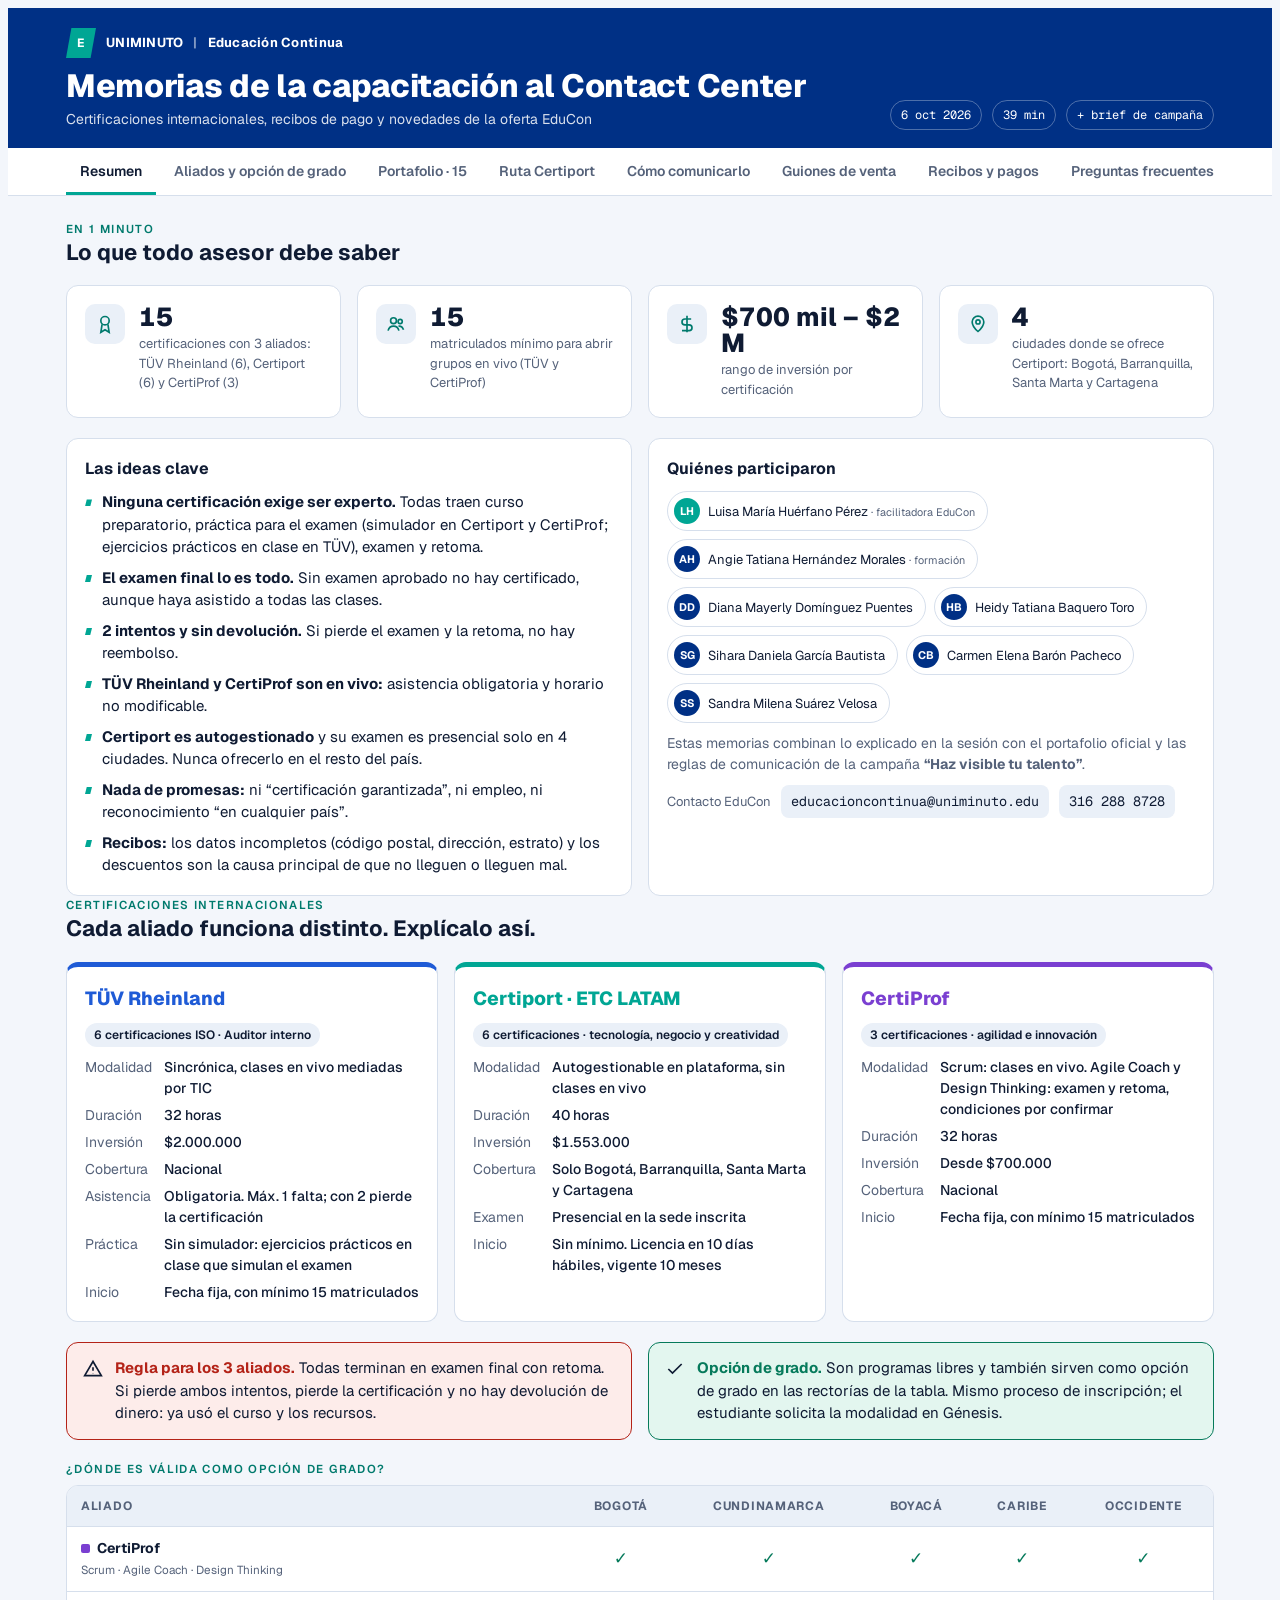
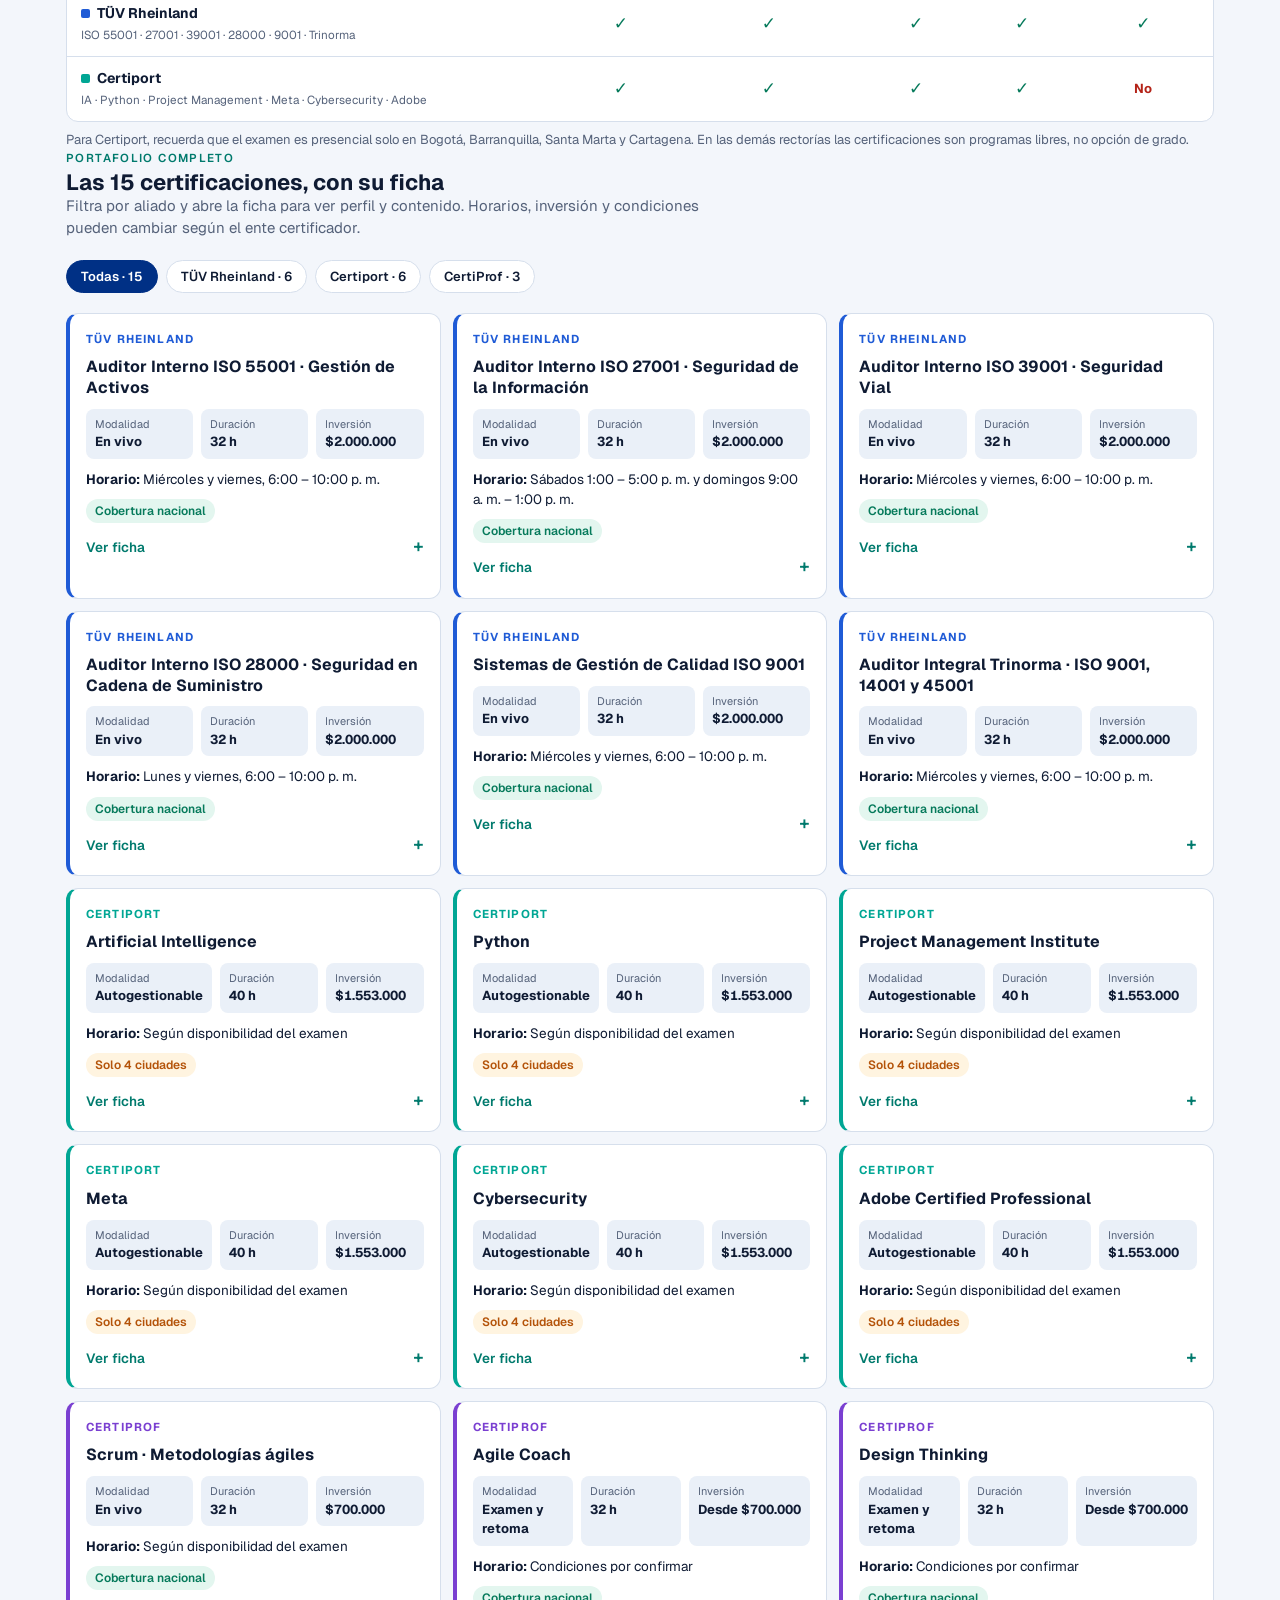
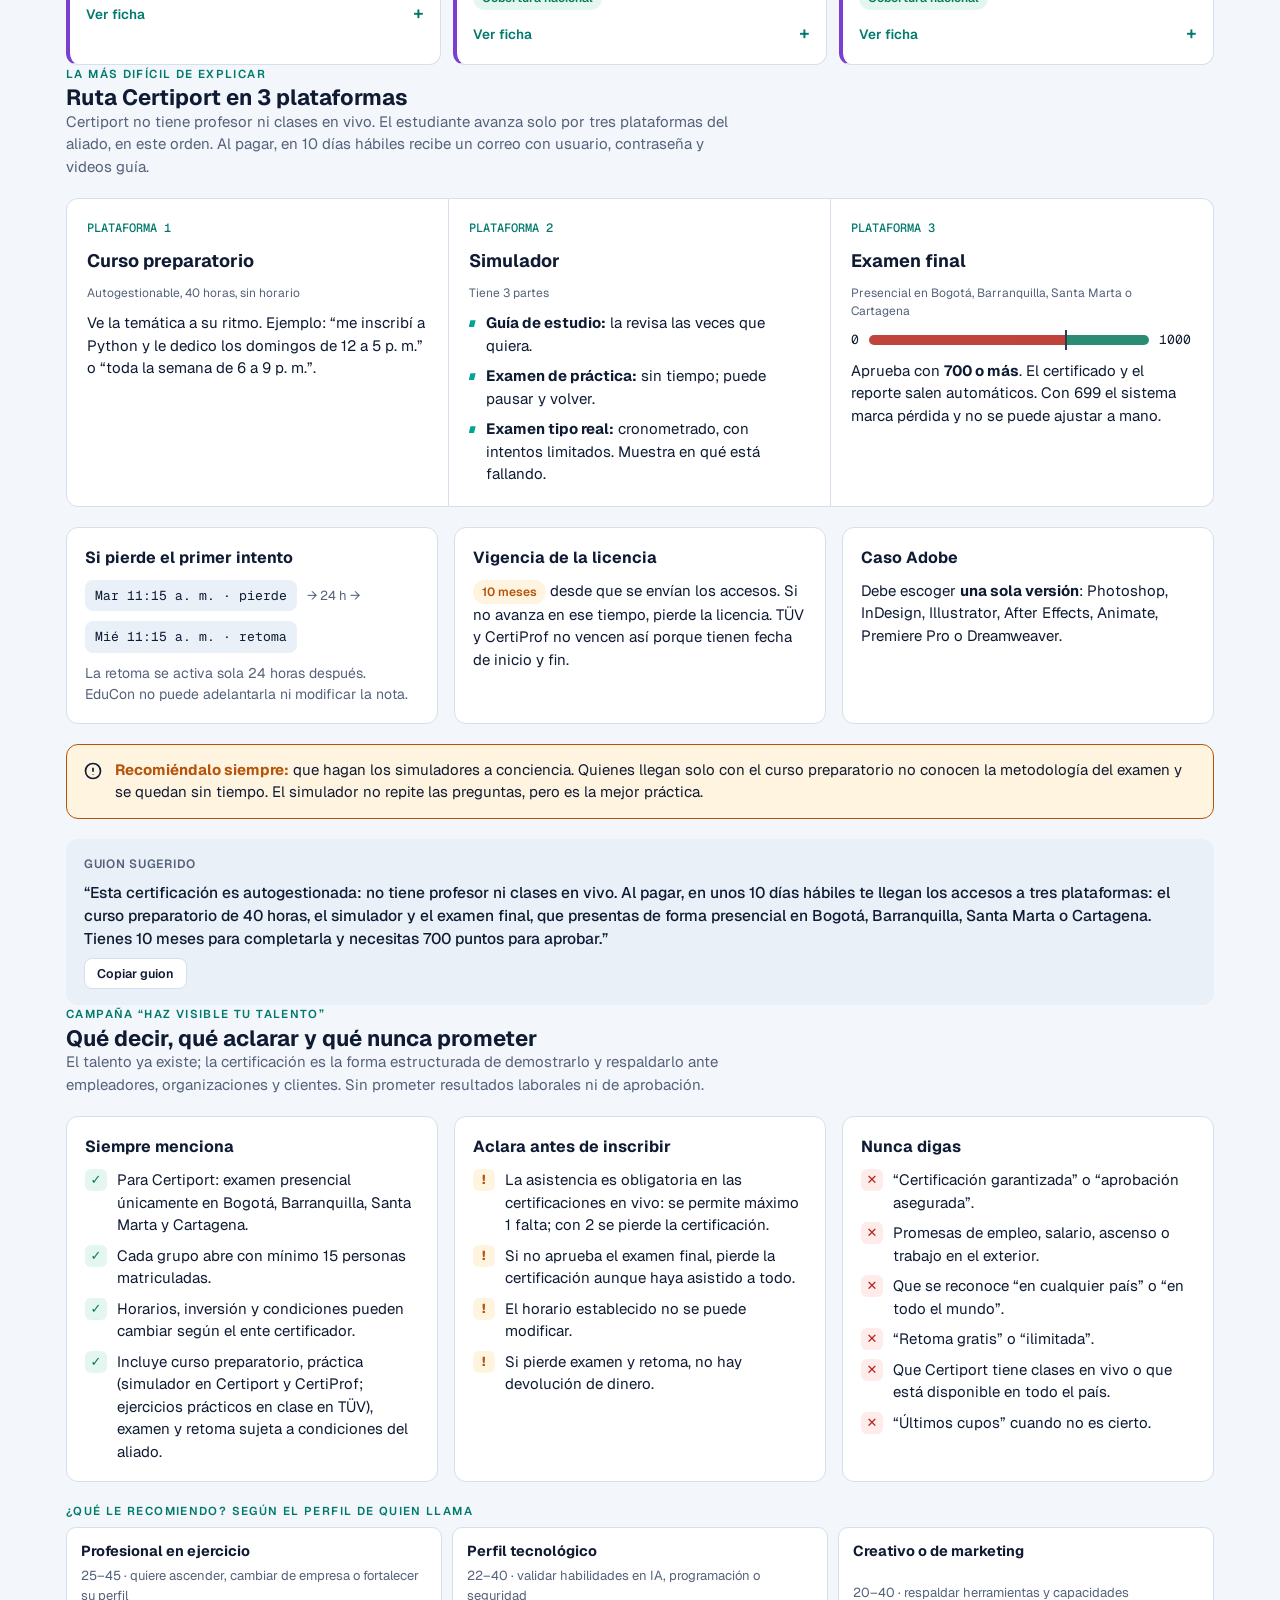
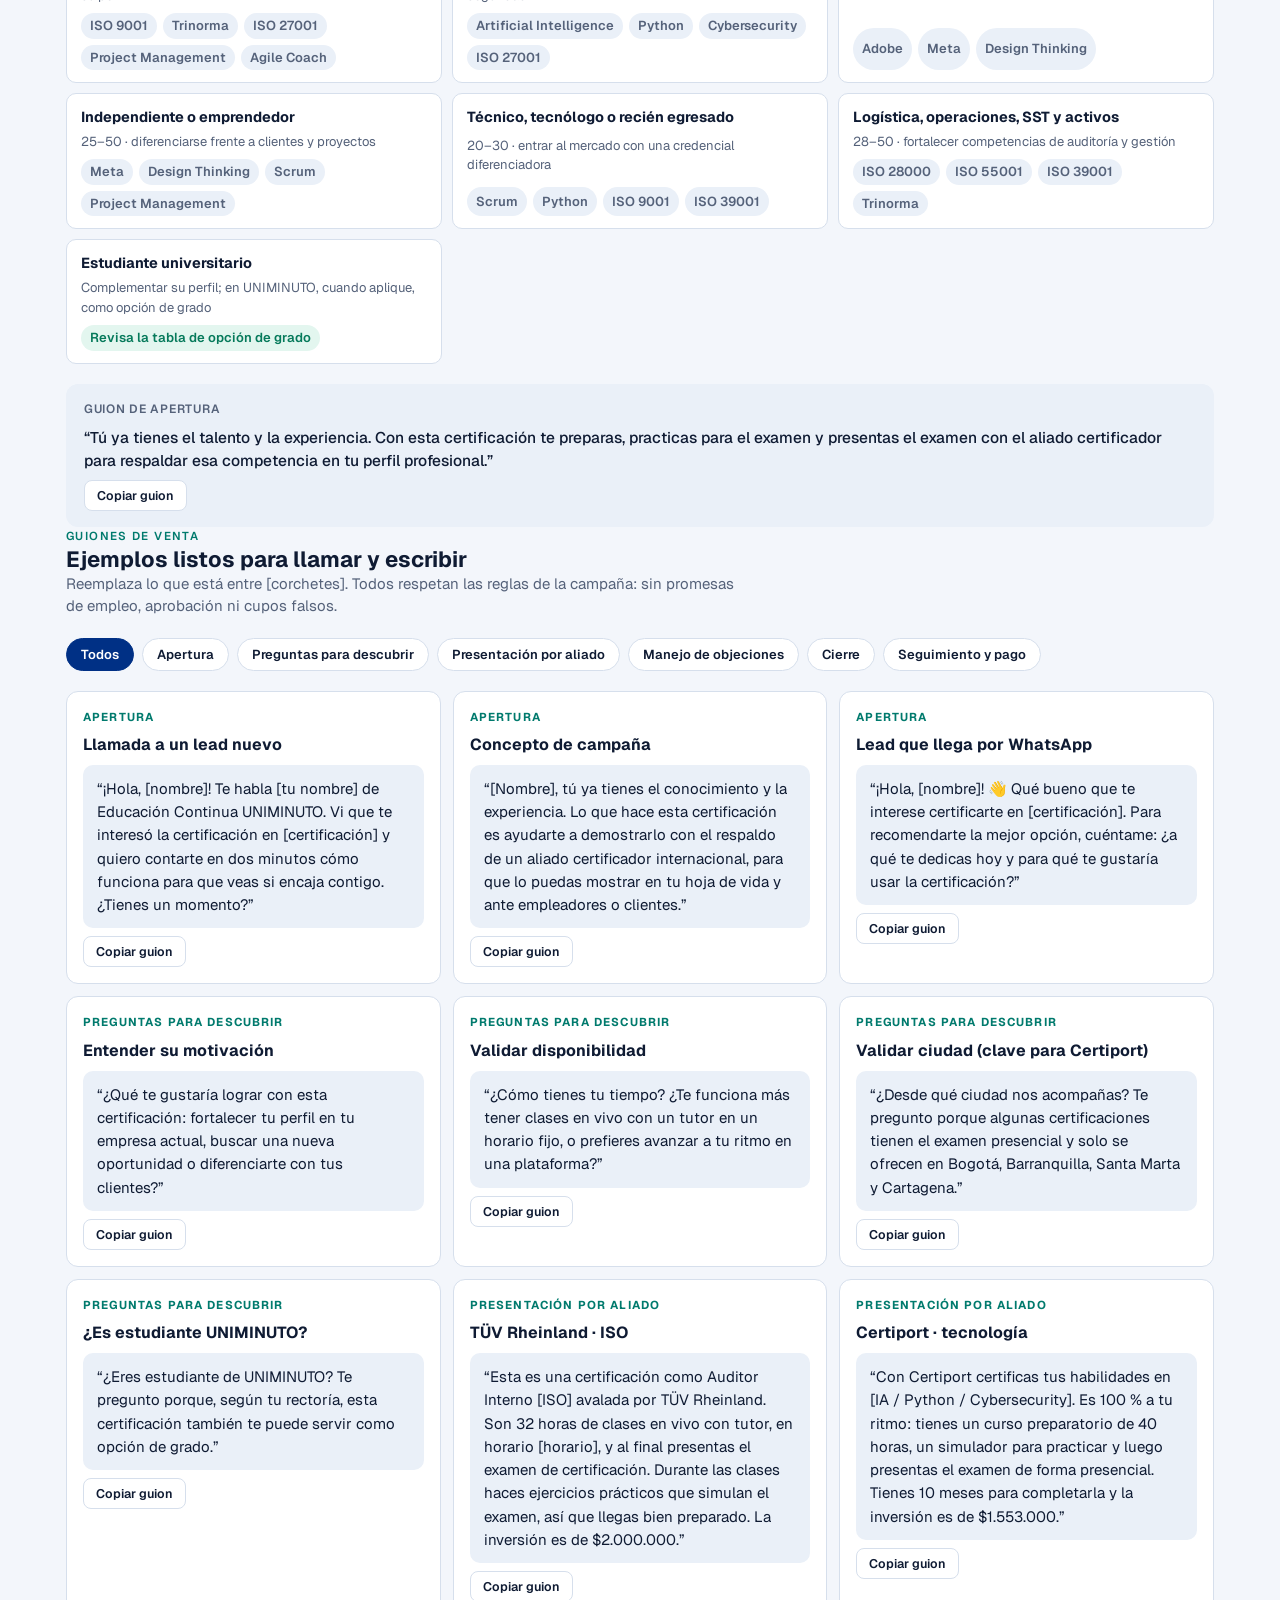
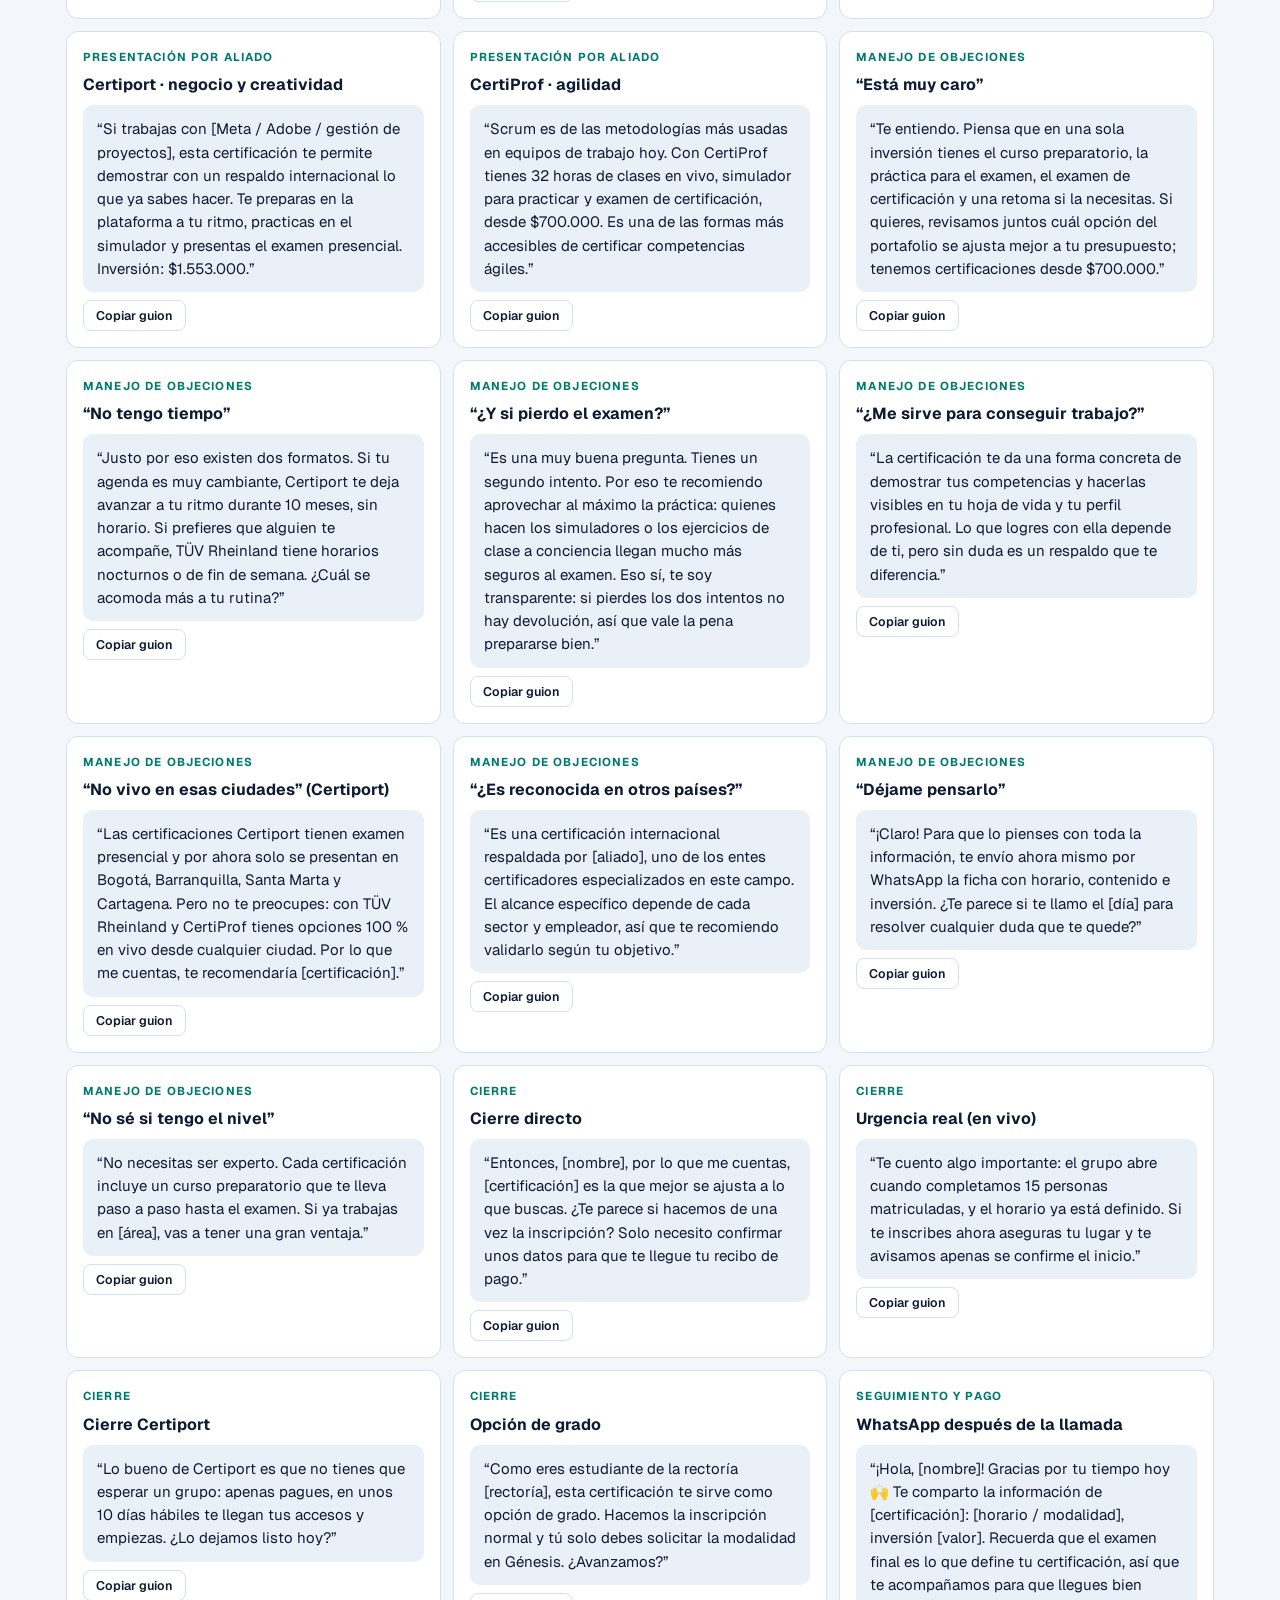
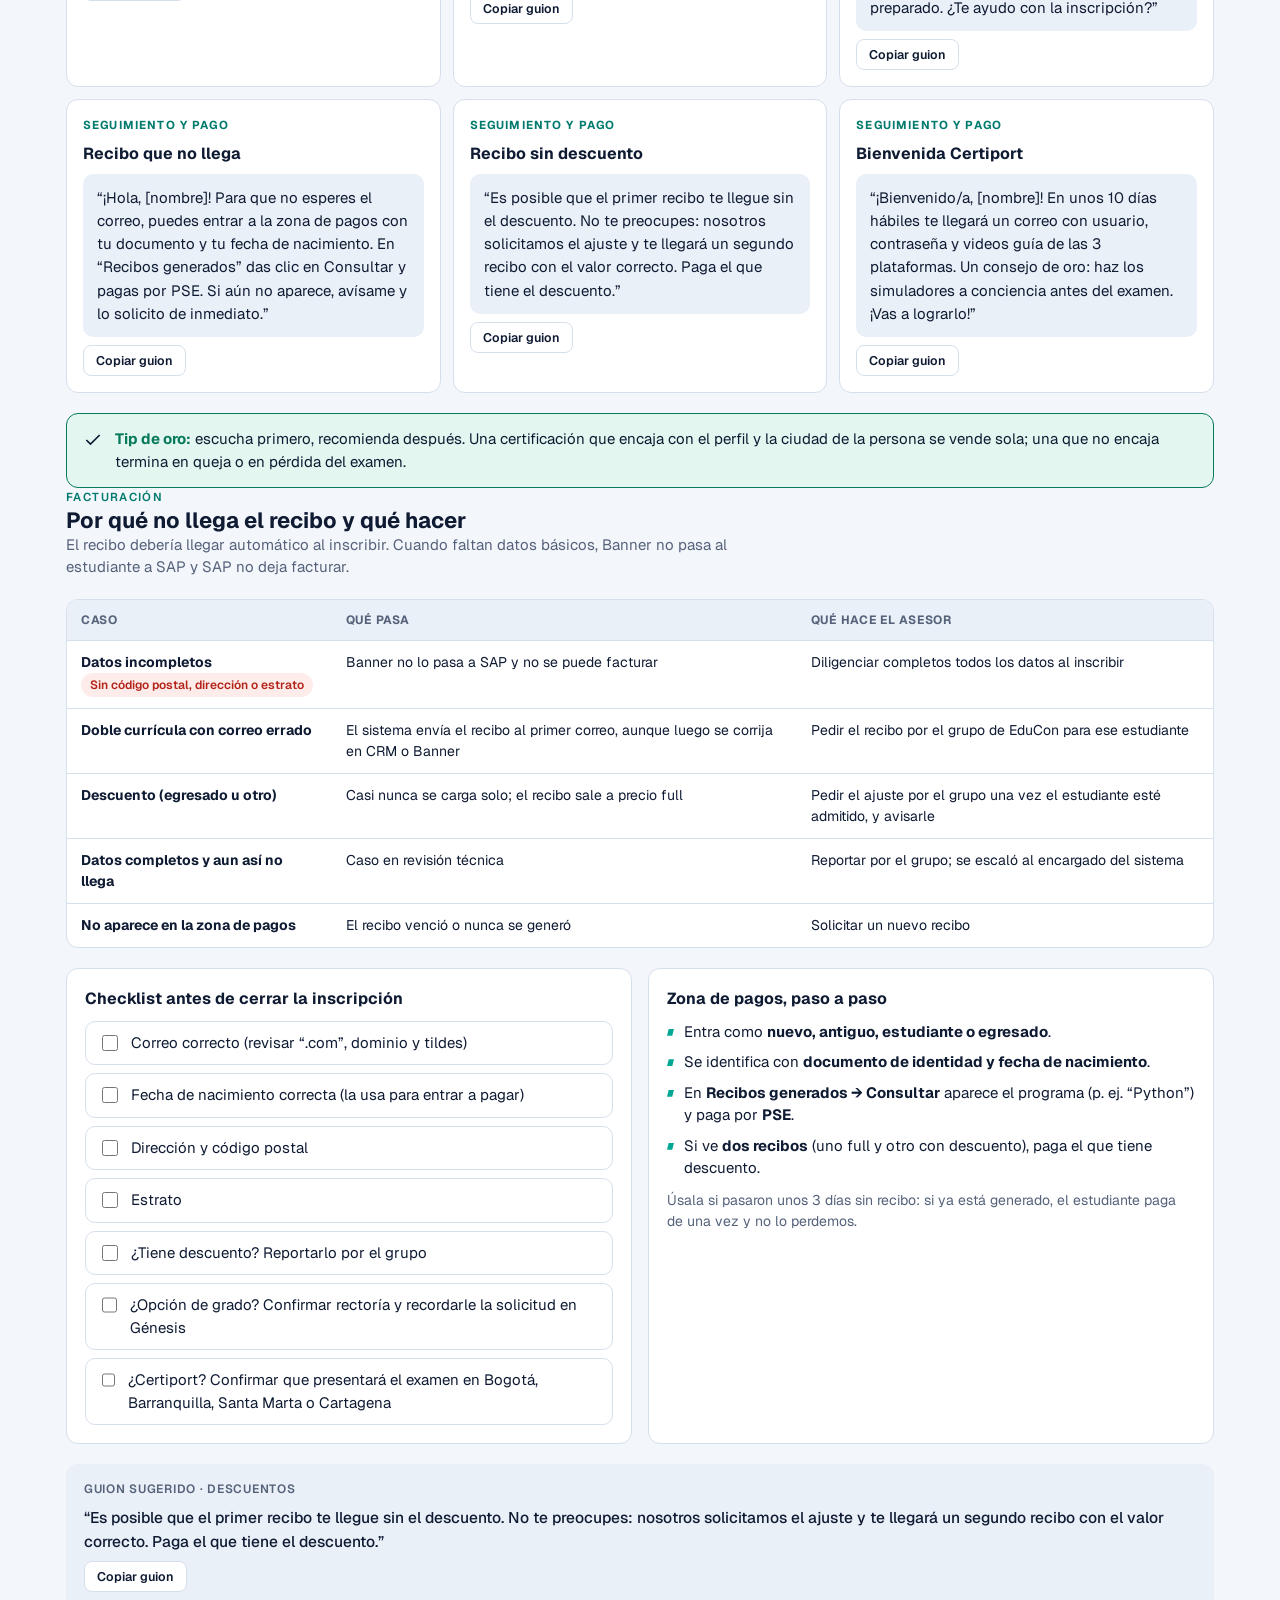
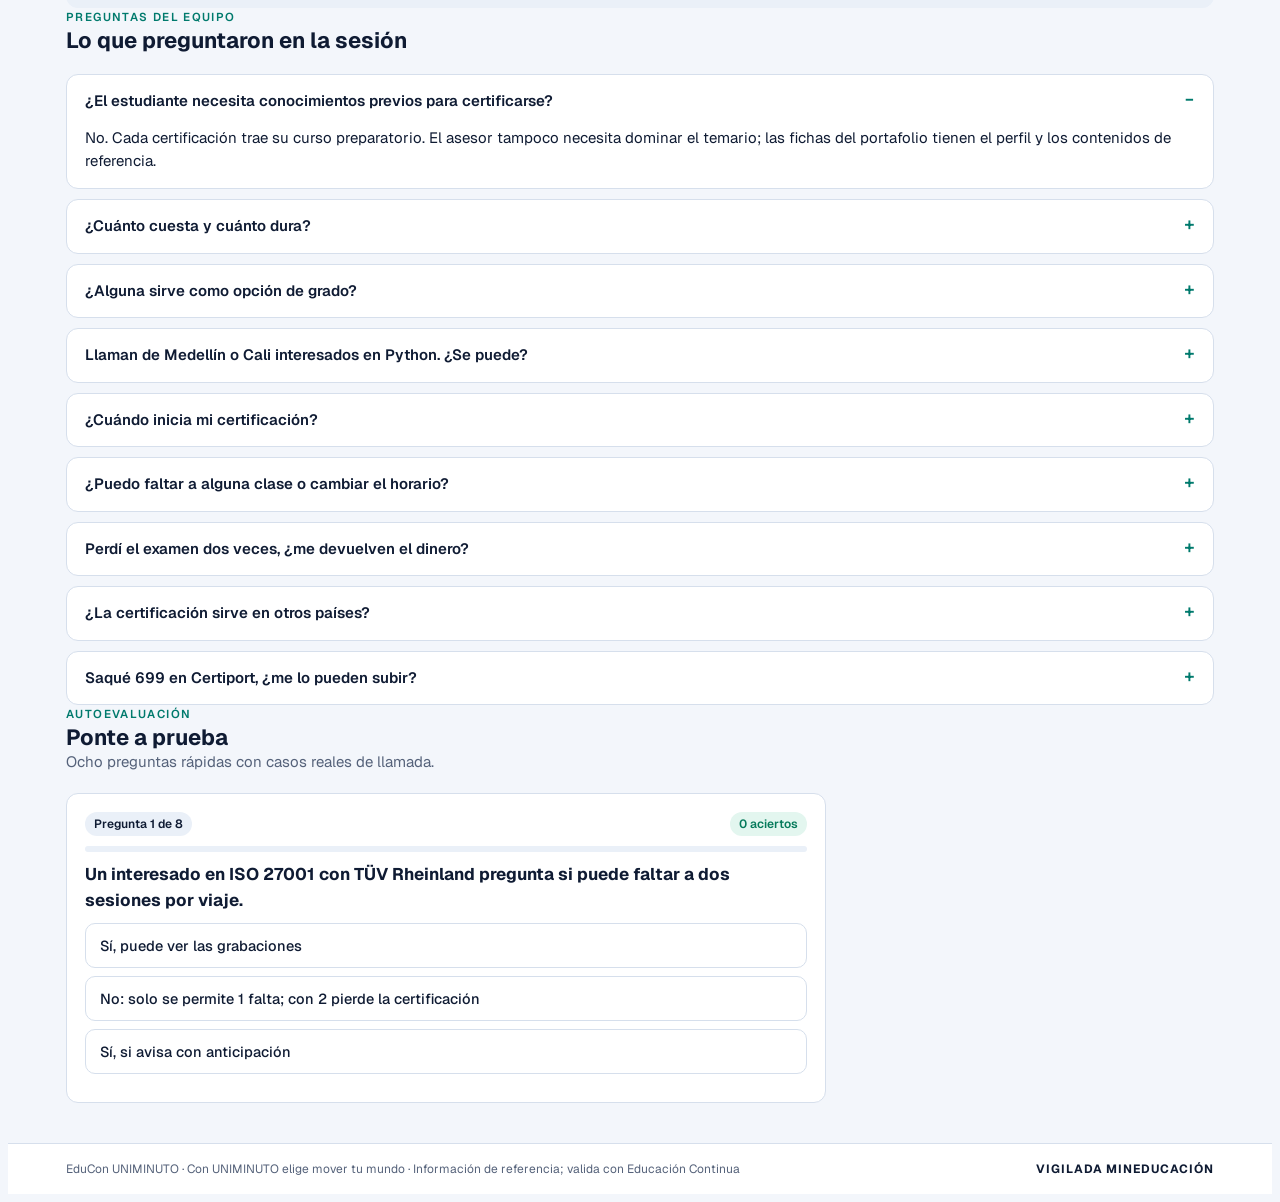
<file: index (4).html>
<!doctype html>
<html lang="es">
<head>
<meta charset="utf-8">
<meta name="viewport" content="width=device-width, initial-scale=1, viewport-fit=cover">
<title>Memorias Capacitación Contact Center</title>
<meta name="claude:viewport-fit-sides" content="cover">
<link rel="preconnect" href="https://fonts.googleapis.com">
<link rel="stylesheet" href="https://fonts.googleapis.com/css2?family=Geist:wght@400;500;600;700;800&family=Geist+Mono:wght@400;500&display=swap">
<style>
/* Layout: banda navy de encabezado + pestañas horizontales pegajosas; cada pestaña es una "ficha de consulta" densa para el asesor */
:root{
  --navy:#003085; --teal:#00A694; --teal-ink:#007a6d;
  --bg:#f3f6fb; --surface:#ffffff; --surface-2:#eaf0f8;
  --fg:#0f1b33; --muted:#55627a; --line:#d6dfec;
  --warn:#b45309; --warn-bg:#fff4e0; --bad:#b42318; --bad-bg:#fdecea; --ok:#067a5b; --ok-bg:#e3f6ef;
  --head-bg:#003085; --head-fg:#ffffff; --tab-active:#00A694;
  --tuv:#1f5bd6; --cport:#00A694; --cprof:#7a3fd1;
  --sans:"Geist",ui-sans-serif,system-ui,-apple-system,"Segoe UI",Roboto,sans-serif;
  --mono:"Geist Mono",ui-monospace,SFMono-Regular,Menlo,monospace;
}
@media (prefers-color-scheme: dark){:root:not([data-theme="light"]){
  --bg:#0a1222; --surface:#111c33; --surface-2:#172645; --fg:#e7edf8; --muted:#9aa8c2; --line:#24365a;
  --teal-ink:#3fd2bf; --warn:#f5b454; --warn-bg:#2e2410; --bad:#ff8a80; --bad-bg:#341617; --ok:#5fd6a8; --ok-bg:#0f2c24;
  --head-bg:#0b2257; --head-fg:#ffffff; --tuv:#6f9bff; --cport:#3fd2bf; --cprof:#b48cff; color-scheme:dark}}
:root[data-theme="dark"]{
  --bg:#0a1222; --surface:#111c33; --surface-2:#172645; --fg:#e7edf8; --muted:#9aa8c2; --line:#24365a;
  --teal-ink:#3fd2bf; --warn:#f5b454; --warn-bg:#2e2410; --bad:#ff8a80; --bad-bg:#341617; --ok:#5fd6a8; --ok-bg:#0f2c24;
  --head-bg:#0b2257; --head-fg:#ffffff; --tuv:#6f9bff; --cport:#3fd2bf; --cprof:#b48cff; color-scheme:dark}
*{box-sizing:border-box}
body{background:var(--bg);color:var(--fg);font-family:var(--sans);font-size:15px;line-height:1.5}
.wrap{max-width:1180px;margin:0 auto;padding-left:max(16px,env(safe-area-inset-left,0px));padding-right:max(16px,env(safe-area-inset-right,0px))}
header.top{background:var(--head-bg);color:var(--head-fg)}
header.top .wrap{padding-block:20px 18px;display:flex;flex-wrap:wrap;gap:16px 28px;align-items:flex-end;justify-content:space-between}
.logo{display:flex;align-items:center;gap:10px;font-weight:700;letter-spacing:.02em;font-size:13px}
.logo .mk{display:inline-grid;place-items:center;width:30px;height:30px;background:var(--teal);clip-path:polygon(18% 0,100% 0,82% 100%,0 100%);font-size:12px;color:#fff}
.logo .sep{opacity:.5}
h1{margin:10px 0 4px;font-size:clamp(22px,3.2vw,32px);line-height:1.15;font-weight:800;text-wrap:balance;letter-spacing:-.01em}
.sub{opacity:.85;font-size:14px}
.meta{display:flex;gap:10px;flex-wrap:wrap}
.chip{font-family:var(--mono);font-size:12px;padding:5px 10px;border:1px solid rgba(255,255,255,.3);border-radius:999px;white-space:nowrap}
nav.tabs{position:sticky;top:env(safe-area-inset-top,0px);z-index:5;background:var(--surface);border-bottom:1px solid var(--line)}
nav.tabs .wrap{display:flex;gap:4px;overflow-x:auto;scrollbar-width:thin}
nav.tabs button{font:600 14px var(--sans);color:var(--muted);background:none;border:0;padding:14px 14px 12px;border-bottom:3px solid transparent;cursor:pointer;white-space:nowrap}
nav.tabs button:hover{color:var(--fg)}
nav.tabs button[aria-selected="true"]{color:var(--fg);border-bottom-color:var(--tab-active)}
nav.tabs button:focus-visible{outline:2px solid var(--teal);outline-offset:-2px}
main .wrap{padding-block:24px 40px}
section.panel{display:grid;gap:20px}
.eyebrow{font-size:11.5px;font-weight:600;letter-spacing:.12em;text-transform:uppercase;color:var(--teal-ink)}
h2{margin:2px 0 0;font-size:22px;line-height:1.2;text-wrap:balance}
h3{margin:0;font-size:16px}
p{margin:0}
.lead{color:var(--muted);max-width:68ch}
.grid{display:grid;gap:16px}
.g2{grid-template-columns:repeat(auto-fit,minmax(min(100%,340px),1fr))}
.g3{grid-template-columns:repeat(auto-fit,minmax(min(100%,300px),1fr))}
.g4{grid-template-columns:repeat(auto-fit,minmax(min(100%,220px),1fr))}
.box{background:var(--surface);border:1px solid var(--line);border-radius:12px;padding:18px;min-width:0;display:grid;gap:10px;align-content:start}
.kpi{display:flex;gap:14px;align-items:flex-start}
.kpi .ic{flex:none;width:40px;height:40px;border-radius:10px;display:grid;place-items:center;background:var(--surface-2);color:var(--teal-ink)}
.kpi .n{font-size:26px;font-weight:800;line-height:1;font-variant-numeric:tabular-nums}
.kpi .l{color:var(--muted);font-size:13px;margin-top:4px}
ul.clean{margin:0;padding:0;list-style:none;display:grid;gap:8px}
ul.clean li{display:flex;gap:10px;align-items:flex-start}
ul.clean li::before{content:"";flex:none;width:7px;height:7px;margin-top:8px;background:var(--teal);clip-path:polygon(25% 0,100% 0,75% 100%,0 100%)}
.tag{display:inline-flex;align-items:center;gap:6px;font-size:12px;font-weight:600;padding:3px 9px;border-radius:999px;background:var(--surface-2);color:var(--fg);white-space:nowrap}
.tag.ok{background:var(--ok-bg);color:var(--ok)} .tag.warn{background:var(--warn-bg);color:var(--warn)} .tag.bad{background:var(--bad-bg);color:var(--bad)}
.ally{border-top:5px solid var(--c)}
.ally .name{font-size:19px;font-weight:800;color:var(--c)}
.ally dl{margin:0;display:grid;grid-template-columns:auto 1fr;gap:6px 12px;font-size:14px}
.ally dt{color:var(--muted)} .ally dd{margin:0;font-weight:500}
.tbl{overflow-x:auto;border:1px solid var(--line);border-radius:12px;background:var(--surface)}
table{border-collapse:collapse;width:100%;min-width:640px;font-size:14px}
th,td{text-align:left;padding:11px 14px;border-bottom:1px solid var(--line);vertical-align:top}
th{font-size:12px;letter-spacing:.06em;text-transform:uppercase;color:var(--muted);background:var(--surface-2)}
tr:last-child td{border-bottom:0}
table.og td.y,table.og td.n{text-align:center;font-weight:700;vertical-align:middle}
table.og td.y{color:var(--ok);font-size:17px}
table.og td.n{color:var(--bad);font-size:13px}
table.og th:not(:first-child){text-align:center}
td .dot{display:inline-block;width:9px;height:9px;border-radius:2px;background:var(--c);margin-right:7px}
.alert{border-radius:12px;padding:14px 16px;display:flex;gap:12px;align-items:flex-start;border:1px solid}
.alert.bad{background:var(--bad-bg);border-color:var(--bad);color:var(--fg)} .alert.bad b{color:var(--bad)}
.alert.warn{background:var(--warn-bg);border-color:var(--warn)} .alert.warn b{color:var(--warn)}
.alert.ok{background:var(--ok-bg);border-color:var(--ok)} .alert.ok b{color:var(--ok)}
.alert svg{flex:none;margin-top:2px}
/* ruta certiport */
.route{display:grid;grid-template-columns:repeat(auto-fit,minmax(min(100%,250px),1fr));gap:0;counter-reset:st}
.stage{position:relative;padding:20px 22px 20px 20px;background:var(--surface);border:1px solid var(--line);display:grid;gap:10px;align-content:start;min-width:0}
.stage:first-child{border-radius:12px 0 0 12px}.stage:last-child{border-radius:0 12px 12px 0}
.stage+.stage{border-left:0}
.stage .num{font-family:var(--mono);font-size:12px;color:var(--teal-ink);font-weight:500}
.stage h3{font-size:18px}
.stage .plat{font-size:12px;color:var(--muted)}
@media (max-width:820px){.stage,.stage:first-child,.stage:last-child{border-radius:12px}.stage+.stage{border-left:1px solid var(--line);margin-top:10px}}
.score{display:flex;align-items:center;gap:10px;font-family:var(--mono);font-size:13px}
.bar{position:relative;height:10px;flex:1;border-radius:999px;background:linear-gradient(90deg,var(--bad) 0 70%,var(--ok) 70% 100%);opacity:.85}
.bar i{position:absolute;left:70%;top:-5px;width:2px;height:20px;background:var(--fg)}
.timeline{display:flex;align-items:center;gap:10px;flex-wrap:wrap;font-size:13px}
.timeline .pt{padding:6px 10px;border-radius:8px;background:var(--surface-2);font-family:var(--mono)}
.timeline .ar{color:var(--muted)}
/* script */
.script{background:var(--surface-2);border-radius:12px;padding:16px 18px;display:grid;gap:8px}
.script q{display:block;font-size:15.5px;font-weight:500;quotes:"“" "”"}
.script .who{font-size:12px;color:var(--muted);font-weight:600;letter-spacing:.06em;text-transform:uppercase}
.copy{justify-self:start;font:600 12.5px var(--sans);padding:6px 12px;border-radius:8px;border:1px solid var(--line);background:var(--surface);color:var(--fg);cursor:pointer}
.copy:hover{border-color:var(--teal)}
/* checklist */
.check{display:grid;gap:8px}
.check label{display:flex;gap:10px;align-items:flex-start;padding:10px 12px;border:1px solid var(--line);border-radius:10px;background:var(--surface);cursor:pointer}
.check input{margin-top:3px;accent-color:var(--teal);width:16px;height:16px}
.check input:checked+span{text-decoration:line-through;color:var(--muted)}
/* faq */
details{background:var(--surface);border:1px solid var(--line);border-radius:12px;padding:0 18px}
details summary{cursor:pointer;padding:15px 0;font-weight:600;list-style:none;display:flex;justify-content:space-between;gap:12px}
details summary::after{content:"+";font-family:var(--mono);color:var(--teal-ink);font-size:18px;line-height:1}
details[open] summary::after{content:"–"}
details .ans{padding:0 0 16px;color:var(--fg);display:grid;gap:8px}
/* compromisos */
.task{display:grid;grid-template-columns:auto 1fr auto;gap:14px;align-items:start;padding:14px 16px;background:var(--surface);border:1px solid var(--line);border-radius:12px}
.avatar{width:36px;height:36px;border-radius:50%;display:grid;place-items:center;font-weight:700;font-size:13px;background:var(--navy);color:#fff}
.task .who{font-size:12.5px;color:var(--muted)}
@media (max-width:560px){.task{grid-template-columns:auto 1fr}.task .tag{grid-column:2;justify-self:start}}
/* people */
.people{display:flex;flex-wrap:wrap;gap:8px}
.person{display:flex;align-items:center;gap:8px;padding:6px 12px 6px 6px;border:1px solid var(--line);border-radius:999px;background:var(--surface);font-size:13px}
.person .avatar{width:26px;height:26px;font-size:11px}
.person small{color:var(--muted)}
/* quiz */
.q{display:grid;gap:10px}
.opts{display:grid;gap:8px}
.opts button{text-align:left;font:500 14.5px var(--sans);padding:12px 14px;border-radius:10px;border:1px solid var(--line);background:var(--surface);color:var(--fg);cursor:pointer}
.opts button:hover:not(:disabled){border-color:var(--teal)}
.opts button.right{background:var(--ok-bg);border-color:var(--ok)}
.opts button.wrong{background:var(--bad-bg);border-color:var(--bad)}
.opts button:disabled{cursor:default}
.fb{font-size:14px;color:var(--muted)}
.qhead{display:flex;justify-content:space-between;align-items:center;gap:12px;flex-wrap:wrap}
.progress{height:6px;border-radius:999px;background:var(--surface-2);overflow:hidden}
.progress i{display:block;height:100%;background:var(--teal);transition:width .3s}
.btn{font:600 14px var(--sans);padding:10px 16px;border-radius:10px;border:0;background:var(--navy);color:#fff;cursor:pointer}
.btn:focus-visible,.opts button:focus-visible,.copy:focus-visible{outline:2px solid var(--teal);outline-offset:2px}
footer{border-top:1px solid var(--line);background:var(--surface)}
footer .wrap{padding-block:16px;display:flex;justify-content:space-between;gap:12px;flex-wrap:wrap;font-size:12px;color:var(--muted)}
footer b{color:var(--fg);letter-spacing:.08em}
@media (prefers-reduced-motion:reduce){*{transition:none!important}}

/* portafolio */
.filters{display:flex;gap:8px;flex-wrap:wrap}
.filters button{font:600 13px var(--sans);padding:7px 14px;border-radius:999px;border:1px solid var(--line);background:var(--surface);color:var(--fg);cursor:pointer}
.filters button[aria-pressed="true"]{background:var(--navy);border-color:var(--navy);color:#fff}
.cards{display:grid;gap:12px;grid-template-columns:repeat(auto-fill,minmax(min(100%,330px),1fr))}
.cert{background:var(--surface);border:1px solid var(--line);border-left:4px solid var(--c);border-radius:12px;padding:16px;display:grid;gap:10px;align-content:start;min-width:0}
.cert .al{font-size:11.5px;font-weight:700;letter-spacing:.1em;text-transform:uppercase;color:var(--c)}
.cert h3{font-size:16px;line-height:1.3}
.cert .facts{display:grid;grid-template-columns:repeat(3,1fr);gap:8px;font-size:13px}
.cert .facts div{background:var(--surface-2);border-radius:8px;padding:7px 9px}
.cert .facts small{display:block;color:var(--muted);font-size:11px}
.cert .facts b{font-variant-numeric:tabular-nums}
.cert .hr{font-size:13.5px}
.cert details{border:0;padding:0;background:none}
.cert details summary{padding:4px 0;font-size:13.5px;color:var(--teal-ink)}
.cert details .ans{padding:4px 0 2px;font-size:14px}
.cert details h4{margin:4px 0 0;font-size:12px;letter-spacing:.08em;text-transform:uppercase;color:var(--muted)}
.cert details ul{margin:0;padding-left:18px;display:grid;gap:3px}
.price{font-variant-numeric:tabular-nums;white-space:nowrap}
/* do / dont */
.dd{display:grid;gap:8px}
.dd li{display:flex;gap:10px;align-items:flex-start;list-style:none}
.dd{margin:0;padding:0}
.dd .mk{flex:none;width:22px;height:22px;border-radius:6px;display:grid;place-items:center;font-weight:800;font-size:13px}
.dd.yes .mk{background:var(--ok-bg);color:var(--ok)}
.dd.no .mk{background:var(--bad-bg);color:var(--bad)}
.dd.warn .mk{background:var(--warn-bg);color:var(--warn)}
.prof{display:grid;gap:4px;padding:12px 14px;border:1px solid var(--line);border-radius:10px;background:var(--surface)}
.prof b{font-size:14.5px}
.prof span{color:var(--muted);font-size:13px}
.prof .tags{display:flex;flex-wrap:wrap;gap:6px;margin-top:4px}
.contact{display:flex;gap:10px;flex-wrap:wrap;align-items:center}
.contact code{font-family:var(--mono);font-size:13.5px;padding:6px 10px;border-radius:8px;background:var(--surface-2);user-select:all}
.gcards{display:grid;gap:12px;grid-template-columns:repeat(auto-fill,minmax(min(100%,340px),1fr))}
.gcard{background:var(--surface);border:1px solid var(--line);border-radius:12px;padding:16px;display:grid;gap:8px;align-content:start;min-width:0}
.gcard .who{font-size:11.5px;font-weight:700;letter-spacing:.1em;text-transform:uppercase;color:var(--teal-ink)}
.gcard q{display:block;font-size:15px;line-height:1.55;quotes:"“" "”";padding:12px 14px;border-radius:10px;background:var(--surface-2)}
#gfilters button,#filters button{}
</style>
</head>
<body>


<header class="top">
  <div class="wrap">
    <div>
      <div class="logo"><span class="mk">E</span>UNIMINUTO <span class="sep">|</span> Educación Continua</div>
      <h1>Memorias de la capacitación al Contact Center</h1>
      <p class="sub">Certificaciones internacionales, recibos de pago y novedades de la oferta EduCon</p>
    </div>
    <div class="meta">
      <span class="chip">6 oct 2026</span>
      <span class="chip">39 min</span>
      <span class="chip">+ brief de campaña</span>
    </div>
  </div>
</header>

<nav class="tabs" aria-label="Secciones">
  <div class="wrap" role="tablist">
    <button role="tab" aria-selected="true" data-t="resumen">Resumen</button>
    <button role="tab" aria-selected="false" data-t="aliados">Aliados y opción de grado</button>
    <button role="tab" aria-selected="false" data-t="portafolio">Portafolio · 15</button>
    <button role="tab" aria-selected="false" data-t="certiport">Ruta Certiport</button>
    <button role="tab" aria-selected="false" data-t="comunicar">Cómo comunicarlo</button>
    <button role="tab" aria-selected="false" data-t="guiones">Guiones de venta</button>
    <button role="tab" aria-selected="false" data-t="recibos">Recibos y pagos</button>
    <button role="tab" aria-selected="false" data-t="faq">Preguntas frecuentes</button>
    <button role="tab" aria-selected="false" data-t="quiz">Ponte a prueba</button>
  </div>
</nav>

<main>
<div class="wrap">

<!-- RESUMEN -->
<section class="panel" id="resumen">
  <div>
    <div class="eyebrow">En 1 minuto</div>
    <h2>Lo que todo asesor debe saber</h2>
  </div>
  <div class="grid g4">
    <div class="box kpi"><div class="ic"><svg width="20" height="20" viewBox="0 0 24 24" fill="none" stroke="currentColor" stroke-width="2"><circle cx="12" cy="8" r="5"/><path d="M8.5 12.5 7 22l5-3 5 3-1.5-9.5"/></svg></div><div><div class="n">15</div><div class="l">certificaciones con 3 aliados: TÜV Rheinland (6), Certiport (6) y CertiProf (3)</div></div></div>
    <div class="box kpi"><div class="ic"><svg width="20" height="20" viewBox="0 0 24 24" fill="none" stroke="currentColor" stroke-width="2"><circle cx="9" cy="8" r="3.5"/><circle cx="17" cy="9" r="2.5"/><path d="M2.5 20c.8-3.5 3.4-5.5 6.5-5.5s5.7 2 6.5 5.5M15 14.6c2.6-.3 5 1.2 6 4.4"/></svg></div><div><div class="n">15</div><div class="l">matriculados mínimo para abrir grupos en vivo (TÜV y CertiProf)</div></div></div>
    <div class="box kpi"><div class="ic"><svg width="20" height="20" viewBox="0 0 24 24" fill="none" stroke="currentColor" stroke-width="2"><path d="M12 2v20M17 6H9.5a3.5 3.5 0 0 0 0 7h5a3.5 3.5 0 0 1 0 7H6"/></svg></div><div><div class="n">$700 mil – $2 M</div><div class="l">rango de inversión por certificación</div></div></div>
    <div class="box kpi"><div class="ic"><svg width="20" height="20" viewBox="0 0 24 24" fill="none" stroke="currentColor" stroke-width="2"><path d="M12 21s-7-6.2-7-11.5a7 7 0 0 1 14 0C19 14.8 12 21 12 21z"/><circle cx="12" cy="9.5" r="2.5"/></svg></div><div><div class="n">4</div><div class="l">ciudades donde se ofrece Certiport: Bogotá, Barranquilla, Santa Marta y Cartagena</div></div></div>
  </div>

  <div class="grid g2">
    <div class="box">
      <h3>Las ideas clave</h3>
      <ul class="clean">
        <li><span><b>Ninguna certificación exige ser experto.</b> Todas traen curso preparatorio, práctica para el examen (simulador en Certiport y CertiProf; ejercicios prácticos en clase en TÜV), examen y retoma.</span></li>
        <li><span><b>El examen final lo es todo.</b> Sin examen aprobado no hay certificado, aunque haya asistido a todas las clases.</span></li>
        <li><span><b>2 intentos y sin devolución.</b> Si pierde el examen y la retoma, no hay reembolso.</span></li>
        <li><span><b>TÜV Rheinland y CertiProf son en vivo:</b> asistencia obligatoria y horario no modificable.</span></li>
        <li><span><b>Certiport es autogestionado</b> y su examen es presencial solo en 4 ciudades. Nunca ofrecerlo en el resto del país.</span></li>
        <li><span><b>Nada de promesas:</b> ni “certificación garantizada”, ni empleo, ni reconocimiento “en cualquier país”.</span></li>
        <li><span><b>Recibos:</b> los datos incompletos (código postal, dirección, estrato) y los descuentos son la causa principal de que no lleguen o lleguen mal.</span></li>
      </ul>
    </div>
    <div class="box">
      <h3>Quiénes participaron</h3>
      <div class="people">
        <div class="person"><span class="avatar" style="background:var(--teal)">LH</span><span>Luisa María Huérfano Pérez <small>· facilitadora EduCon</small></span></div>
        <div class="person"><span class="avatar">AH</span><span>Angie Tatiana Hernández Morales <small>· formación</small></span></div>
        <div class="person"><span class="avatar">DD</span><span>Diana Mayerly Domínguez Puentes</span></div>
        <div class="person"><span class="avatar">HB</span><span>Heidy Tatiana Baquero Toro</span></div>
        <div class="person"><span class="avatar">SG</span><span>Sihara Daniela García Bautista</span></div>
        <div class="person"><span class="avatar">CB</span><span>Carmen Elena Barón Pacheco</span></div>
        <div class="person"><span class="avatar">SS</span><span>Sandra Milena Suárez Velosa</span></div>
      </div>
      <p class="lead" style="font-size:14px">Estas memorias combinan lo explicado en la sesión con el portafolio oficial y las reglas de comunicación de la campaña <b>“Haz visible tu talento”</b>.</p>
      <div class="contact"><span style="font-size:13px;color:var(--muted)">Contacto EduCon</span><code>educacioncontinua@uniminuto.edu</code><code>316 288 8728</code></div>
    </div>
  </div>
</section>

<!-- ALIADOS -->
<section class="panel" id="aliados" hidden>
  <div>
    <div class="eyebrow">Certificaciones internacionales</div>
    <h2>Cada aliado funciona distinto. Explícalo así.</h2>
  </div>
  <div class="grid g3">
    <div class="box ally" style="--c:var(--tuv)">
      <div class="name">TÜV Rheinland</div>
      <div><span class="tag">6 certificaciones ISO · Auditor interno</span></div>
      <dl>
        <dt>Modalidad</dt><dd>Sincrónica, clases en vivo mediadas por TIC</dd>
        <dt>Duración</dt><dd>32 horas</dd>
        <dt>Inversión</dt><dd class="price">$2.000.000</dd>
        <dt>Cobertura</dt><dd>Nacional</dd>
        <dt>Asistencia</dt><dd>Obligatoria. Máx. 1 falta; con 2 pierde la certificación</dd>
        <dt>Práctica</dt><dd>Sin simulador: ejercicios prácticos en clase que simulan el examen</dd>
        <dt>Inicio</dt><dd>Fecha fija, con mínimo 15 matriculados</dd>
      </dl>
    </div>
    <div class="box ally" style="--c:var(--cport)">
      <div class="name">Certiport · ETC LATAM</div>
      <div><span class="tag">6 certificaciones · tecnología, negocio y creatividad</span></div>
      <dl>
        <dt>Modalidad</dt><dd>Autogestionable en plataforma, sin clases en vivo</dd>
        <dt>Duración</dt><dd>40 horas</dd>
        <dt>Inversión</dt><dd class="price">$1.553.000</dd>
        <dt>Cobertura</dt><dd>Solo Bogotá, Barranquilla, Santa Marta y Cartagena</dd>
        <dt>Examen</dt><dd>Presencial en la sede inscrita</dd>
        <dt>Inicio</dt><dd>Sin mínimo. Licencia en 10 días hábiles, vigente 10 meses</dd>
      </dl>
    </div>
    <div class="box ally" style="--c:var(--cprof)">
      <div class="name">CertiProf</div>
      <div><span class="tag">3 certificaciones · agilidad e innovación</span></div>
      <dl>
        <dt>Modalidad</dt><dd>Scrum: clases en vivo. Agile Coach y Design Thinking: examen y retoma, condiciones por confirmar</dd>
        <dt>Duración</dt><dd>32 horas</dd>
        <dt>Inversión</dt><dd class="price">Desde $700.000</dd>
        <dt>Cobertura</dt><dd>Nacional</dd>
        <dt>Inicio</dt><dd>Fecha fija, con mínimo 15 matriculados</dd>
      </dl>
    </div>
  </div>

  <div class="grid g2">
    <div class="alert bad"><svg width="20" height="20" viewBox="0 0 24 24" fill="none" stroke="currentColor" stroke-width="2"><path d="M12 3 2 20h20L12 3zM12 10v4M12 17v.5"/></svg><div><b>Regla para los 3 aliados.</b> Todas terminan en examen final con retoma. Si pierde ambos intentos, pierde la certificación y no hay devolución de dinero: ya usó el curso y los recursos.</div></div>
    <div class="alert ok"><svg width="20" height="20" viewBox="0 0 24 24" fill="none" stroke="currentColor" stroke-width="2"><path d="M4 12l5 5L20 6"/></svg><div><b>Opción de grado.</b> Son programas libres y también sirven como opción de grado en las rectorías de la tabla. Mismo proceso de inscripción; el estudiante solicita la modalidad en Génesis.</div></div>
  </div>

  <div>
    <div class="eyebrow" style="margin-bottom:8px">¿Dónde es válida como opción de grado?</div>
    <div class="tbl">
      <table class="og">
        <thead><tr><th>Aliado</th><th>Bogotá</th><th>Cundinamarca</th><th>Boyacá</th><th>Caribe</th><th>Occidente</th></tr></thead>
        <tbody>
          <tr><td><span class="dot" style="--c:var(--cprof)"></span><b>CertiProf</b><br><small style="color:var(--muted)">Scrum · Agile Coach · Design Thinking</small></td><td class="y">✓</td><td class="y">✓</td><td class="y">✓</td><td class="y">✓</td><td class="y">✓</td></tr>
          <tr><td><span class="dot" style="--c:var(--tuv)"></span><b>TÜV Rheinland</b><br><small style="color:var(--muted)">ISO 55001 · 27001 · 39001 · 28000 · 9001 · Trinorma</small></td><td class="y">✓</td><td class="y">✓</td><td class="y">✓</td><td class="y">✓</td><td class="y">✓</td></tr>
          <tr><td><span class="dot" style="--c:var(--cport)"></span><b>Certiport</b><br><small style="color:var(--muted)">IA · Python · Project Management · Meta · Cybersecurity · Adobe</small></td><td class="y">✓</td><td class="y">✓</td><td class="y">✓</td><td class="y">✓</td><td class="n">No</td></tr>
        </tbody>
      </table>
    </div>
    <p style="color:var(--muted);font-size:13px;margin-top:8px">Para Certiport, recuerda que el examen es presencial solo en Bogotá, Barranquilla, Santa Marta y Cartagena. En las demás rectorías las certificaciones son programas libres, no opción de grado.</p>
  </div>
</section>

<!-- PORTAFOLIO -->
<section class="panel" id="portafolio" hidden>
  <div>
    <div class="eyebrow">Portafolio completo</div>
    <h2>Las 15 certificaciones, con su ficha</h2>
    <p class="lead">Filtra por aliado y abre la ficha para ver perfil y contenido. Horarios, inversión y condiciones pueden cambiar según el ente certificador.</p>
  </div>
  <div class="filters" id="filters">
    <button aria-pressed="true" data-f="all">Todas · 15</button>
    <button aria-pressed="false" data-f="tuv">TÜV Rheinland · 6</button>
    <button aria-pressed="false" data-f="cport">Certiport · 6</button>
    <button aria-pressed="false" data-f="cprof">CertiProf · 3</button>
  </div>
  <div class="cards" id="cards"></div>
</section>

<!-- CERTIPORT -->
<section class="panel" id="certiport" hidden>
  <div>
    <div class="eyebrow">La más difícil de explicar</div>
    <h2>Ruta Certiport en 3 plataformas</h2>
    <p class="lead">Certiport no tiene profesor ni clases en vivo. El estudiante avanza solo por tres plataformas del aliado, en este orden. Al pagar, en 10 días hábiles recibe un correo con usuario, contraseña y videos guía.</p>
  </div>
  <div class="route">
    <div class="stage">
      <div class="num">PLATAFORMA 1</div>
      <h3>Curso preparatorio</h3>
      <div class="plat">Autogestionable, 40 horas, sin horario</div>
      <p>Ve la temática a su ritmo. Ejemplo: “me inscribí a Python y le dedico los domingos de 12 a 5 p. m.” o “toda la semana de 6 a 9 p. m.”.</p>
    </div>
    <div class="stage">
      <div class="num">PLATAFORMA 2</div>
      <h3>Simulador</h3>
      <div class="plat">Tiene 3 partes</div>
      <ul class="clean">
        <li><span><b>Guía de estudio:</b> la revisa las veces que quiera.</span></li>
        <li><span><b>Examen de práctica:</b> sin tiempo; puede pausar y volver.</span></li>
        <li><span><b>Examen tipo real:</b> cronometrado, con intentos limitados. Muestra en qué está fallando.</span></li>
      </ul>
    </div>
    <div class="stage">
      <div class="num">PLATAFORMA 3</div>
      <h3>Examen final</h3>
      <div class="plat">Presencial en Bogotá, Barranquilla, Santa Marta o Cartagena</div>
      <div class="score"><span>0</span><span class="bar"><i></i></span><span>1000</span></div>
      <p>Aprueba con <b>700 o más</b>. El certificado y el reporte salen automáticos. Con 699 el sistema marca pérdida y no se puede ajustar a mano.</p>
    </div>
  </div>

  <div class="grid g3">
    <div class="box">
      <h3>Si pierde el primer intento</h3>
      <div class="timeline"><span class="pt">Mar 11:15 a. m. · pierde</span><span class="ar">→ 24 h →</span><span class="pt">Mié 11:15 a. m. · retoma</span></div>
      <p style="color:var(--muted);font-size:14px">La retoma se activa sola 24 horas después. EduCon no puede adelantarla ni modificar la nota.</p>
    </div>
    <div class="box">
      <h3>Vigencia de la licencia</h3>
      <p><span class="tag warn">10 meses</span> desde que se envían los accesos. Si no avanza en ese tiempo, pierde la licencia. TÜV y CertiProf no vencen así porque tienen fecha de inicio y fin.</p>
    </div>
    <div class="box">
      <h3>Caso Adobe</h3>
      <p>Debe escoger <b>una sola versión</b>: Photoshop, InDesign, Illustrator, After Effects, Animate, Premiere Pro o Dreamweaver.</p>
    </div>
  </div>

  <div class="alert warn"><svg width="20" height="20" viewBox="0 0 24 24" fill="none" stroke="currentColor" stroke-width="2"><circle cx="12" cy="12" r="9"/><path d="M12 8v5M12 16v.5"/></svg><div><b>Recomiéndalo siempre:</b> que hagan los simuladores a conciencia. Quienes llegan solo con el curso preparatorio no conocen la metodología del examen y se quedan sin tiempo. El simulador no repite las preguntas, pero es la mejor práctica.</div></div>

  <div class="script">
    <div class="who">Guion sugerido</div>
    <q id="s1">Esta certificación es autogestionada: no tiene profesor ni clases en vivo. Al pagar, en unos 10 días hábiles te llegan los accesos a tres plataformas: el curso preparatorio de 40 horas, el simulador y el examen final, que presentas de forma presencial en Bogotá, Barranquilla, Santa Marta o Cartagena. Tienes 10 meses para completarla y necesitas 700 puntos para aprobar.</q>
    <button class="copy" data-copy="s1">Copiar guion</button>
  </div>
</section>

<!-- COMUNICAR -->
<section class="panel" id="comunicar" hidden>
  <div>
    <div class="eyebrow">Campaña “Haz visible tu talento”</div>
    <h2>Qué decir, qué aclarar y qué nunca prometer</h2>
    <p class="lead">El talento ya existe; la certificación es la forma estructurada de demostrarlo y respaldarlo ante empleadores, organizaciones y clientes. Sin prometer resultados laborales ni de aprobación.</p>
  </div>
  <div class="grid g3">
    <div class="box">
      <h3>Siempre menciona</h3>
      <ul class="dd yes">
        <li><span class="mk">✓</span><span>Para Certiport: examen presencial únicamente en Bogotá, Barranquilla, Santa Marta y Cartagena.</span></li>
        <li><span class="mk">✓</span><span>Cada grupo abre con mínimo 15 personas matriculadas.</span></li>
        <li><span class="mk">✓</span><span>Horarios, inversión y condiciones pueden cambiar según el ente certificador.</span></li>
        <li><span class="mk">✓</span><span>Incluye curso preparatorio, práctica (simulador en Certiport y CertiProf; ejercicios prácticos en clase en TÜV), examen y retoma sujeta a condiciones del aliado.</span></li>
      </ul>
    </div>
    <div class="box">
      <h3>Aclara antes de inscribir</h3>
      <ul class="dd warn">
        <li><span class="mk">!</span><span>La asistencia es obligatoria en las certificaciones en vivo: se permite máximo 1 falta; con 2 se pierde la certificación.</span></li>
        <li><span class="mk">!</span><span>Si no aprueba el examen final, pierde la certificación aunque haya asistido a todo.</span></li>
        <li><span class="mk">!</span><span>El horario establecido no se puede modificar.</span></li>
        <li><span class="mk">!</span><span>Si pierde examen y retoma, no hay devolución de dinero.</span></li>
      </ul>
    </div>
    <div class="box">
      <h3>Nunca digas</h3>
      <ul class="dd no">
        <li><span class="mk">✕</span><span>“Certificación garantizada” o “aprobación asegurada”.</span></li>
        <li><span class="mk">✕</span><span>Promesas de empleo, salario, ascenso o trabajo en el exterior.</span></li>
        <li><span class="mk">✕</span><span>Que se reconoce “en cualquier país” o “en todo el mundo”.</span></li>
        <li><span class="mk">✕</span><span>“Retoma gratis” o “ilimitada”.</span></li>
        <li><span class="mk">✕</span><span>Que Certiport tiene clases en vivo o que está disponible en todo el país.</span></li>
        <li><span class="mk">✕</span><span>“Últimos cupos” cuando no es cierto.</span></li>
      </ul>
    </div>
  </div>

  <div>
    <div class="eyebrow" style="margin-bottom:8px">¿Qué le recomiendo? Según el perfil de quien llama</div>
    <div class="grid g3" style="gap:10px">
      <div class="prof"><b>Profesional en ejercicio</b><span>25–45 · quiere ascender, cambiar de empresa o fortalecer su perfil</span><div class="tags"><span class="tag">ISO 9001</span><span class="tag">Trinorma</span><span class="tag">ISO 27001</span><span class="tag">Project Management</span><span class="tag">Agile Coach</span></div></div>
      <div class="prof"><b>Perfil tecnológico</b><span>22–40 · validar habilidades en IA, programación o seguridad</span><div class="tags"><span class="tag">Artificial Intelligence</span><span class="tag">Python</span><span class="tag">Cybersecurity</span><span class="tag">ISO 27001</span></div></div>
      <div class="prof"><b>Creativo o de marketing</b><span>20–40 · respaldar herramientas y capacidades</span><div class="tags"><span class="tag">Adobe</span><span class="tag">Meta</span><span class="tag">Design Thinking</span></div></div>
      <div class="prof"><b>Independiente o emprendedor</b><span>25–50 · diferenciarse frente a clientes y proyectos</span><div class="tags"><span class="tag">Meta</span><span class="tag">Design Thinking</span><span class="tag">Scrum</span><span class="tag">Project Management</span></div></div>
      <div class="prof"><b>Técnico, tecnólogo o recién egresado</b><span>20–30 · entrar al mercado con una credencial diferenciadora</span><div class="tags"><span class="tag">Scrum</span><span class="tag">Python</span><span class="tag">ISO 9001</span><span class="tag">ISO 39001</span></div></div>
      <div class="prof"><b>Logística, operaciones, SST y activos</b><span>28–50 · fortalecer competencias de auditoría y gestión</span><div class="tags"><span class="tag">ISO 28000</span><span class="tag">ISO 55001</span><span class="tag">ISO 39001</span><span class="tag">Trinorma</span></div></div>
      <div class="prof"><b>Estudiante universitario</b><span>Complementar su perfil; en UNIMINUTO, cuando aplique, como opción de grado</span><div class="tags"><span class="tag ok">Revisa la tabla de opción de grado</span></div></div>
    </div>
  </div>

  <div class="script">
    <div class="who">Guion de apertura</div>
    <q id="s3">Tú ya tienes el talento y la experiencia. Con esta certificación te preparas, practicas para el examen y presentas el examen con el aliado certificador para respaldar esa competencia en tu perfil profesional.</q>
    <button class="copy" data-copy="s3">Copiar guion</button>
  </div>
</section>

<!-- GUIONES -->
<section class="panel" id="guiones" hidden>
  <div>
    <div class="eyebrow">Guiones de venta</div>
    <h2>Ejemplos listos para llamar y escribir</h2>
    <p class="lead">Reemplaza lo que está entre [corchetes]. Todos respetan las reglas de la campaña: sin promesas de empleo, aprobación ni cupos falsos.</p>
  </div>
  <div class="filters" id="gfilters"><button aria-pressed="true" data-g="all">Todos</button><button aria-pressed="false" data-g="apertura">Apertura</button><button aria-pressed="false" data-g="descubrir">Preguntas para descubrir</button><button aria-pressed="false" data-g="pitch">Presentación por aliado</button><button aria-pressed="false" data-g="objeciones">Manejo de objeciones</button><button aria-pressed="false" data-g="cierre">Cierre</button><button aria-pressed="false" data-g="seguimiento">Seguimiento y pago</button></div>
  <div class="gcards" id="gcards">
    <div class="gcard" data-g="apertura"><div class="who">Apertura</div><h3>Llamada a un lead nuevo</h3><q id="g1">¡Hola, [nombre]! Te habla [tu nombre] de Educación Continua UNIMINUTO. Vi que te interesó la certificación en [certificación] y quiero contarte en dos minutos cómo funciona para que veas si encaja contigo. ¿Tienes un momento?</q><button class="copy" data-copy="g1">Copiar guion</button></div>
    <div class="gcard" data-g="apertura"><div class="who">Apertura</div><h3>Concepto de campaña</h3><q id="g2">[Nombre], tú ya tienes el conocimiento y la experiencia. Lo que hace esta certificación es ayudarte a demostrarlo con el respaldo de un aliado certificador internacional, para que lo puedas mostrar en tu hoja de vida y ante empleadores o clientes.</q><button class="copy" data-copy="g2">Copiar guion</button></div>
    <div class="gcard" data-g="apertura"><div class="who">Apertura</div><h3>Lead que llega por WhatsApp</h3><q id="g3">¡Hola, [nombre]! 👋 Qué bueno que te interese certificarte en [certificación]. Para recomendarte la mejor opción, cuéntame: ¿a qué te dedicas hoy y para qué te gustaría usar la certificación?</q><button class="copy" data-copy="g3">Copiar guion</button></div>
    <div class="gcard" data-g="descubrir"><div class="who">Preguntas para descubrir</div><h3>Entender su motivación</h3><q id="g4">¿Qué te gustaría lograr con esta certificación: fortalecer tu perfil en tu empresa actual, buscar una nueva oportunidad o diferenciarte con tus clientes?</q><button class="copy" data-copy="g4">Copiar guion</button></div>
    <div class="gcard" data-g="descubrir"><div class="who">Preguntas para descubrir</div><h3>Validar disponibilidad</h3><q id="g5">¿Cómo tienes tu tiempo? ¿Te funciona más tener clases en vivo con un tutor en un horario fijo, o prefieres avanzar a tu ritmo en una plataforma?</q><button class="copy" data-copy="g5">Copiar guion</button></div>
    <div class="gcard" data-g="descubrir"><div class="who">Preguntas para descubrir</div><h3>Validar ciudad (clave para Certiport)</h3><q id="g6">¿Desde qué ciudad nos acompañas? Te pregunto porque algunas certificaciones tienen el examen presencial y solo se ofrecen en Bogotá, Barranquilla, Santa Marta y Cartagena.</q><button class="copy" data-copy="g6">Copiar guion</button></div>
    <div class="gcard" data-g="descubrir"><div class="who">Preguntas para descubrir</div><h3>¿Es estudiante UNIMINUTO?</h3><q id="g7">¿Eres estudiante de UNIMINUTO? Te pregunto porque, según tu rectoría, esta certificación también te puede servir como opción de grado.</q><button class="copy" data-copy="g7">Copiar guion</button></div>
    <div class="gcard" data-g="pitch"><div class="who">Presentación por aliado</div><h3>TÜV Rheinland · ISO</h3><q id="g8">Esta es una certificación como Auditor Interno [ISO] avalada por TÜV Rheinland. Son 32 horas de clases en vivo con tutor, en horario [horario], y al final presentas el examen de certificación. Durante las clases haces ejercicios prácticos que simulan el examen, así que llegas bien preparado. La inversión es de $2.000.000.</q><button class="copy" data-copy="g8">Copiar guion</button></div>
    <div class="gcard" data-g="pitch"><div class="who">Presentación por aliado</div><h3>Certiport · tecnología</h3><q id="g9">Con Certiport certificas tus habilidades en [IA / Python / Cybersecurity]. Es 100 % a tu ritmo: tienes un curso preparatorio de 40 horas, un simulador para practicar y luego presentas el examen de forma presencial. Tienes 10 meses para completarla y la inversión es de $1.553.000.</q><button class="copy" data-copy="g9">Copiar guion</button></div>
    <div class="gcard" data-g="pitch"><div class="who">Presentación por aliado</div><h3>Certiport · negocio y creatividad</h3><q id="g10">Si trabajas con [Meta / Adobe / gestión de proyectos], esta certificación te permite demostrar con un respaldo internacional lo que ya sabes hacer. Te preparas en la plataforma a tu ritmo, practicas en el simulador y presentas el examen presencial. Inversión: $1.553.000.</q><button class="copy" data-copy="g10">Copiar guion</button></div>
    <div class="gcard" data-g="pitch"><div class="who">Presentación por aliado</div><h3>CertiProf · agilidad</h3><q id="g11">Scrum es de las metodologías más usadas en equipos de trabajo hoy. Con CertiProf tienes 32 horas de clases en vivo, simulador para practicar y examen de certificación, desde $700.000. Es una de las formas más accesibles de certificar competencias ágiles.</q><button class="copy" data-copy="g11">Copiar guion</button></div>
    <div class="gcard" data-g="objeciones"><div class="who">Manejo de objeciones</div><h3>“Está muy caro”</h3><q id="g12">Te entiendo. Piensa que en una sola inversión tienes el curso preparatorio, la práctica para el examen, el examen de certificación y una retoma si la necesitas. Si quieres, revisamos juntos cuál opción del portafolio se ajusta mejor a tu presupuesto; tenemos certificaciones desde $700.000.</q><button class="copy" data-copy="g12">Copiar guion</button></div>
    <div class="gcard" data-g="objeciones"><div class="who">Manejo de objeciones</div><h3>“No tengo tiempo”</h3><q id="g13">Justo por eso existen dos formatos. Si tu agenda es muy cambiante, Certiport te deja avanzar a tu ritmo durante 10 meses, sin horario. Si prefieres que alguien te acompañe, TÜV Rheinland tiene horarios nocturnos o de fin de semana. ¿Cuál se acomoda más a tu rutina?</q><button class="copy" data-copy="g13">Copiar guion</button></div>
    <div class="gcard" data-g="objeciones"><div class="who">Manejo de objeciones</div><h3>“¿Y si pierdo el examen?”</h3><q id="g14">Es una muy buena pregunta. Tienes un segundo intento. Por eso te recomiendo aprovechar al máximo la práctica: quienes hacen los simuladores o los ejercicios de clase a conciencia llegan mucho más seguros al examen. Eso sí, te soy transparente: si pierdes los dos intentos no hay devolución, así que vale la pena prepararse bien.</q><button class="copy" data-copy="g14">Copiar guion</button></div>
    <div class="gcard" data-g="objeciones"><div class="who">Manejo de objeciones</div><h3>“¿Me sirve para conseguir trabajo?”</h3><q id="g15">La certificación te da una forma concreta de demostrar tus competencias y hacerlas visibles en tu hoja de vida y tu perfil profesional. Lo que logres con ella depende de ti, pero sin duda es un respaldo que te diferencia.</q><button class="copy" data-copy="g15">Copiar guion</button></div>
    <div class="gcard" data-g="objeciones"><div class="who">Manejo de objeciones</div><h3>“No vivo en esas ciudades” (Certiport)</h3><q id="g16">Las certificaciones Certiport tienen examen presencial y por ahora solo se presentan en Bogotá, Barranquilla, Santa Marta y Cartagena. Pero no te preocupes: con TÜV Rheinland y CertiProf tienes opciones 100 % en vivo desde cualquier ciudad. Por lo que me cuentas, te recomendaría [certificación].</q><button class="copy" data-copy="g16">Copiar guion</button></div>
    <div class="gcard" data-g="objeciones"><div class="who">Manejo de objeciones</div><h3>“¿Es reconocida en otros países?”</h3><q id="g17">Es una certificación internacional respaldada por [aliado], uno de los entes certificadores especializados en este campo. El alcance específico depende de cada sector y empleador, así que te recomiendo validarlo según tu objetivo.</q><button class="copy" data-copy="g17">Copiar guion</button></div>
    <div class="gcard" data-g="objeciones"><div class="who">Manejo de objeciones</div><h3>“Déjame pensarlo”</h3><q id="g18">¡Claro! Para que lo pienses con toda la información, te envío ahora mismo por WhatsApp la ficha con horario, contenido e inversión. ¿Te parece si te llamo el [día] para resolver cualquier duda que te quede?</q><button class="copy" data-copy="g18">Copiar guion</button></div>
    <div class="gcard" data-g="objeciones"><div class="who">Manejo de objeciones</div><h3>“No sé si tengo el nivel”</h3><q id="g19">No necesitas ser experto. Cada certificación incluye un curso preparatorio que te lleva paso a paso hasta el examen. Si ya trabajas en [área], vas a tener una gran ventaja.</q><button class="copy" data-copy="g19">Copiar guion</button></div>
    <div class="gcard" data-g="cierre"><div class="who">Cierre</div><h3>Cierre directo</h3><q id="g20">Entonces, [nombre], por lo que me cuentas, [certificación] es la que mejor se ajusta a lo que buscas. ¿Te parece si hacemos de una vez la inscripción? Solo necesito confirmar unos datos para que te llegue tu recibo de pago.</q><button class="copy" data-copy="g20">Copiar guion</button></div>
    <div class="gcard" data-g="cierre"><div class="who">Cierre</div><h3>Urgencia real (en vivo)</h3><q id="g21">Te cuento algo importante: el grupo abre cuando completamos 15 personas matriculadas, y el horario ya está definido. Si te inscribes ahora aseguras tu lugar y te avisamos apenas se confirme el inicio.</q><button class="copy" data-copy="g21">Copiar guion</button></div>
    <div class="gcard" data-g="cierre"><div class="who">Cierre</div><h3>Cierre Certiport</h3><q id="g22">Lo bueno de Certiport es que no tienes que esperar un grupo: apenas pagues, en unos 10 días hábiles te llegan tus accesos y empiezas. ¿Lo dejamos listo hoy?</q><button class="copy" data-copy="g22">Copiar guion</button></div>
    <div class="gcard" data-g="cierre"><div class="who">Cierre</div><h3>Opción de grado</h3><q id="g23">Como eres estudiante de la rectoría [rectoría], esta certificación te sirve como opción de grado. Hacemos la inscripción normal y tú solo debes solicitar la modalidad en Génesis. ¿Avanzamos?</q><button class="copy" data-copy="g23">Copiar guion</button></div>
    <div class="gcard" data-g="seguimiento"><div class="who">Seguimiento y pago</div><h3>WhatsApp después de la llamada</h3><q id="g24">¡Hola, [nombre]! Gracias por tu tiempo hoy 🙌 Te comparto la información de [certificación]: [horario / modalidad], inversión [valor]. Recuerda que el examen final es lo que define tu certificación, así que te acompañamos para que llegues bien preparado. ¿Te ayudo con la inscripción?</q><button class="copy" data-copy="g24">Copiar guion</button></div>
    <div class="gcard" data-g="seguimiento"><div class="who">Seguimiento y pago</div><h3>Recibo que no llega</h3><q id="g25">¡Hola, [nombre]! Para que no esperes el correo, puedes entrar a la zona de pagos con tu documento y tu fecha de nacimiento. En “Recibos generados” das clic en Consultar y pagas por PSE. Si aún no aparece, avísame y lo solicito de inmediato.</q><button class="copy" data-copy="g25">Copiar guion</button></div>
    <div class="gcard" data-g="seguimiento"><div class="who">Seguimiento y pago</div><h3>Recibo sin descuento</h3><q id="g26">Es posible que el primer recibo te llegue sin el descuento. No te preocupes: nosotros solicitamos el ajuste y te llegará un segundo recibo con el valor correcto. Paga el que tiene el descuento.</q><button class="copy" data-copy="g26">Copiar guion</button></div>
    <div class="gcard" data-g="seguimiento"><div class="who">Seguimiento y pago</div><h3>Bienvenida Certiport</h3><q id="g27">¡Bienvenido/a, [nombre]! En unos 10 días hábiles te llegará un correo con usuario, contraseña y videos guía de las 3 plataformas. Un consejo de oro: haz los simuladores a conciencia antes del examen. ¡Vas a lograrlo!</q><button class="copy" data-copy="g27">Copiar guion</button></div>
  </div>
  <div class="alert ok"><svg width="20" height="20" viewBox="0 0 24 24" fill="none" stroke="currentColor" stroke-width="2"><path d="M4 12l5 5L20 6"/></svg><div><b>Tip de oro:</b> escucha primero, recomienda después. Una certificación que encaja con el perfil y la ciudad de la persona se vende sola; una que no encaja termina en queja o en pérdida del examen.</div></div>
</section>

<!-- RECIBOS -->
<section class="panel" id="recibos" hidden>
  <div>
    <div class="eyebrow">Facturación</div>
    <h2>Por qué no llega el recibo y qué hacer</h2>
    <p class="lead">El recibo debería llegar automático al inscribir. Cuando faltan datos básicos, Banner no pasa al estudiante a SAP y SAP no deja facturar.</p>
  </div>

  <div class="tbl">
    <table>
      <thead><tr><th>Caso</th><th>Qué pasa</th><th>Qué hace el asesor</th></tr></thead>
      <tbody>
        <tr><td><b>Datos incompletos</b><br><span class="tag bad">Sin código postal, dirección o estrato</span></td><td>Banner no lo pasa a SAP y no se puede facturar</td><td>Diligenciar completos todos los datos al inscribir</td></tr>
        <tr><td><b>Doble currícula con correo errado</b></td><td>El sistema envía el recibo al primer correo, aunque luego se corrija en CRM o Banner</td><td>Pedir el recibo por el grupo de EduCon para ese estudiante</td></tr>
        <tr><td><b>Descuento (egresado u otro)</b></td><td>Casi nunca se carga solo; el recibo sale a precio full</td><td>Pedir el ajuste por el grupo una vez el estudiante esté admitido, y avisarle</td></tr>
        <tr><td><b>Datos completos y aun así no llega</b></td><td>Caso en revisión técnica</td><td>Reportar por el grupo; se escaló al encargado del sistema</td></tr>
        <tr><td><b>No aparece en la zona de pagos</b></td><td>El recibo venció o nunca se generó</td><td>Solicitar un nuevo recibo</td></tr>
      </tbody>
    </table>
  </div>

  <div class="grid g2">
    <div class="box">
      <h3>Checklist antes de cerrar la inscripción</h3>
      <div class="check">
        <label><input type="checkbox" id="c1"><span>Correo correcto (revisar “.com”, dominio y tildes)</span></label>
        <label><input type="checkbox" id="c2"><span>Fecha de nacimiento correcta (la usa para entrar a pagar)</span></label>
        <label><input type="checkbox" id="c3"><span>Dirección y código postal</span></label>
        <label><input type="checkbox" id="c4"><span>Estrato</span></label>
        <label><input type="checkbox" id="c5"><span>¿Tiene descuento? Reportarlo por el grupo</span></label>
        <label><input type="checkbox" id="c6"><span>¿Opción de grado? Confirmar rectoría y recordarle la solicitud en Génesis</span></label>
        <label><input type="checkbox" id="c7"><span>¿Certiport? Confirmar que presentará el examen en Bogotá, Barranquilla, Santa Marta o Cartagena</span></label>
      </div>
    </div>
    <div class="box">
      <h3>Zona de pagos, paso a paso</h3>
      <ul class="clean">
        <li><span>Entra como <b>nuevo, antiguo, estudiante o egresado</b>.</span></li>
        <li><span>Se identifica con <b>documento de identidad y fecha de nacimiento</b>.</span></li>
        <li><span>En <b>Recibos generados → Consultar</b> aparece el programa (p. ej. “Python”) y paga por <b>PSE</b>.</span></li>
        <li><span>Si ve <b>dos recibos</b> (uno full y otro con descuento), paga el que tiene descuento.</span></li>
      </ul>
      <p style="color:var(--muted);font-size:14px">Úsala si pasaron unos 3 días sin recibo: si ya está generado, el estudiante paga de una vez y no lo perdemos.</p>
    </div>
  </div>

  <div class="script">
    <div class="who">Guion sugerido · descuentos</div>
    <q id="s2">Es posible que el primer recibo te llegue sin el descuento. No te preocupes: nosotros solicitamos el ajuste y te llegará un segundo recibo con el valor correcto. Paga el que tiene el descuento.</q>
    <button class="copy" data-copy="s2">Copiar guion</button>
  </div>
</section>

<!-- FAQ -->
<section class="panel" id="faq" hidden>
  <div>
    <div class="eyebrow">Preguntas del equipo</div>
    <h2>Lo que preguntaron en la sesión</h2>
  </div>
  <div class="grid" style="gap:10px">
    <details open><summary>¿El estudiante necesita conocimientos previos para certificarse?</summary><div class="ans"><p>No. Cada certificación trae su curso preparatorio. El asesor tampoco necesita dominar el temario; las fichas del portafolio tienen el perfil y los contenidos de referencia.</p></div></details>
    <details><summary>¿Cuánto cuesta y cuánto dura?</summary><div class="ans"><p><b>TÜV Rheinland:</b> $2.000.000 · 32 h en vivo. <b>Certiport:</b> $1.553.000 · 40 h autogestionables. <b>CertiProf:</b> desde $700.000 · 32 h.</p></div></details>
    <details><summary>¿Alguna sirve como opción de grado?</summary><div class="ans"><p><b>CertiProf y TÜV Rheinland:</b> Bogotá, Cundinamarca, Boyacá, Caribe y Occidente. <b>Certiport:</b> Bogotá, Cundinamarca, Boyacá y Caribe (no en Occidente).</p><p>La inscripción y el recibo son iguales; el estudiante solicita la modalidad de opción de grado en Génesis.</p></div></details>
    <details><summary>Llaman de Medellín o Cali interesados en Python. ¿Se puede?</summary><div class="ans"><p>No. Certiport solo se ofrece en Bogotá, Barranquilla, Santa Marta y Cartagena porque el examen es presencial allí. Ofrécele una opción de cobertura nacional de TÜV Rheinland o CertiProf según su perfil.</p></div></details>
    <details><summary>¿Cuándo inicia mi certificación?</summary><div class="ans"><p><b>TÜV Rheinland y CertiProf:</b> cuando se completen 15 matriculados. <b>Certiport:</b> no tiene fecha; a los 10 días hábiles de pagar llegan los accesos.</p></div></details>
    <details><summary>¿Puedo faltar a alguna clase o cambiar el horario?</summary><div class="ans"><p>Solo una. La asistencia es obligatoria y el ente certificador es muy estricto: con 2 faltas se pierde la certificación automáticamente. El horario establecido tampoco se puede modificar.</p></div></details>
    <details><summary>Perdí el examen dos veces, ¿me devuelven el dinero?</summary><div class="ans"><p>No. El estudiante ya tomó el curso y los recursos. Por eso hay que dejar claro desde la venta que el examen final define el certificado.</p></div></details>
    <details><summary>¿La certificación sirve en otros países?</summary><div class="ans"><p>No prometas reconocimiento “en cualquier país”. Di que es una certificación internacional respaldada por el aliado certificador.</p></div></details>
    <details><summary>Saqué 699 en Certiport, ¿me lo pueden subir?</summary><div class="ans"><p>No. El sistema lo marca como pérdida de forma automática. La retoma se habilita sola 24 horas después.</p></div></details>
  </div>
</section>

<!-- QUIZ -->
<section class="panel" id="quiz" hidden>
  <div>
    <div class="eyebrow">Autoevaluación</div>
    <h2>Ponte a prueba</h2>
    <p class="lead">Ocho preguntas rápidas con casos reales de llamada.</p>
  </div>
  <div class="box q" id="qbox" style="max-width:760px">
    <div class="qhead"><span class="tag" id="qcount">Pregunta 1 de 8</span><span class="tag ok" id="qscore">0 aciertos</span></div>
    <div class="progress"><i id="qbar" style="width:0%"></i></div>
    <h3 id="qtext" style="font-size:17px"></h3>
    <div class="opts" id="qopts"></div>
    <p class="fb" id="qfb"></p>
    <button class="btn" id="qnext" hidden>Siguiente</button>
  </div>
</section>

</div>
</main>

<footer><div class="wrap"><span>EduCon UNIMINUTO · Con UNIMINUTO elige mover tu mundo · Información de referencia; valida con Educación Continua</span><b>VIGILADA MINEDUCACIÓN</b></div></footer>

<script>
(function(){
  const tabs=[...document.querySelectorAll('nav.tabs button')];
  const panels=[...document.querySelectorAll('section.panel')];
  function show(id){
    tabs.forEach(b=>b.setAttribute('aria-selected',b.dataset.t===id));
    panels.forEach(p=>p.hidden=p.id!==id);
    try{localStorage.setItem('mem-tab',id)}catch(e){}
  }
  tabs.forEach(b=>b.addEventListener('click',()=>{show(b.dataset.t);window.scrollTo({top:0})}));
  let start='resumen';
  try{start=localStorage.getItem('mem-tab')||start}catch(e){}
  const h=(location.hash||'').slice(1);
  if(panels.some(p=>p.id===h))start=h;
  if(!panels.some(p=>p.id===start))start='resumen';
  show(start);

  /* Portafolio */
  const TUV={k:'tuv',n:'TÜV Rheinland',mod:'En vivo',h:'32 h',p:'$2.000.000',cov:'Nacional'};
  const CP={k:'cport',n:'Certiport',mod:'Autogestionable',h:'40 h',p:'$1.553.000',cov:'Bogotá, Barranquilla, Santa Marta y Cartagena',hr:'Según disponibilidad del examen'};
  const PF={k:'cprof',n:'CertiProf',mod:'En vivo',h:'32 h',p:'$700.000',cov:'Nacional',hr:'Según disponibilidad del examen'};
  const C=[
    [TUV,'Auditor Interno ISO 55001 · Gestión de Activos','Miércoles y viernes, 6:00 – 10:00 p. m.',['Profesionales en ingeniería, mantenimiento, finanzas o gestión de activos','Auditores interesados en implementar ISO 55001','Consultores en optimización de activos'],['Principios y fundamentos de ISO 55001','Auditoría de sistemas de gestión de activos','Implementación de ISO 55001','Optimización, evaluación y mejora continua']],
    [TUV,'Auditor Interno ISO 27001 · Seguridad de la Información','Sábados 1:00 – 5:00 p. m. y domingos 9:00 a. m. – 1:00 p. m.',['Profesionales en tecnología, ciberseguridad y análisis de datos','Auditores internos en seguridad de la información','Especialistas en datos'],['Fundamentos de ISO 27001 y gestión de riesgos','Auditoría de seguridad de la información','Implementación de controles y políticas','Ciberseguridad aplicada']],
    [TUV,'Auditor Interno ISO 39001 · Seguridad Vial','Miércoles y viernes, 6:00 – 10:00 p. m.',['Profesionales en transporte, seguridad vial o movilidad','Auditores interesados en ISO 39001','Líderes de proyectos en movilidad segura'],['Fundamentos y requisitos de ISO 39001','Auditoría de seguridad vial','Indicadores y métricas','Buenas prácticas en movilidad segura']],
    [TUV,'Auditor Interno ISO 28000 · Seguridad en Cadena de Suministro','Lunes y viernes, 6:00 – 10:00 p. m.',['Profesionales en logística, operaciones y cadenas de suministro','Auditores interesados en ISO 28000','Líderes que gestionan riesgos de suministro'],['Fundamentos de ISO 28000','Auditoría de cadena de suministro','Gestión de riesgos','Buenas prácticas de seguridad logística']],
    [TUV,'Sistemas de Gestión de Calidad ISO 9001','Miércoles y viernes, 6:00 – 10:00 p. m.',['Profesionales en calidad y procesos','Psicólogos organizacionales y talento humano','Líderes y auditores interesados en ISO 9001'],['Principios de la gestión de la calidad','Auditoría de sistemas de calidad','Implementación de ISO 9001','Gestión por procesos y enfoque al cliente','Mejora continua e indicadores (KPI)']],
    [TUV,'Auditor Integral Trinorma · ISO 9001, 14001 y 45001','Miércoles y viernes, 6:00 – 10:00 p. m.',['Líderes y auditores de sistemas integrados de gestión','Gerentes HSEQ','Consultores en gestión integral'],['Fundamentos de calidad, ambiente y seguridad','Auditoría integral con enfoque en procesos','Implementación del sistema integrado HSEQ','Mejora continua e indicadores (KPI)']],
    [CP,'Artificial Intelligence','',['Estudiantes y profesionales interesados en programación, datos y desarrollo de software'],['Fundamentos y definición de problemas con IA','Preparación de datos','Algoritmos y modelos','Integración y despliegue','Monitoreo e impacto']],
    [CP,'Python','',['Profesionales interesados en uso práctico de IA, estudiantes de tecnología y emprendedores'],['Fundamentos y tipos de datos','Control de flujo y bucles','Entrada y salida de datos','Estructura y documentación','Depuración y pruebas','Módulos y librerías']],
    [CP,'Project Management Institute','',['Profesionales en gestión de proyectos, líderes de equipo y coordinadores'],['Fundamentos de gestión de proyectos','Inicio','Planeación','Ejecución y control','Cierre']],
    [CP,'Meta','',['Profesionales en ciencias económicas, administrativas y afines'],['Valor de las tecnologías Meta','Presencia digital','Fundamentos de publicidad digital','Creación y gestión de anuncios','Medición y reportes']],
    [CP,'Cybersecurity','',['Profesionales y estudiantes interesados en proteger datos y sistemas','Quienes quieren entrar a la seguridad informática'],['Principios de ciberseguridad','Seguridad de redes','Seguridad en dispositivos','Vulnerabilidades y riesgo','Incidentes y recuperación']],
    [CP,'Adobe Certified Professional','',['Personas creativas en diseño gráfico, multimedia y edición digital'],['Escoge solo una versión: Photoshop, InDesign, Illustrator, After Effects, Animate, Premiere Pro o Dreamweaver','Cada una con simulador y examen (Photoshop, InDesign e Illustrator incluyen plataforma XED)']],
    [PF,'Scrum · Metodologías ágiles','',['Profesionales y estudiantes que quieren dominar prácticas ágiles','Equipos que buscan colaboración y autogestión'],['Scrum Developer (SDPC)','Scrum Advanced (SAPC)','Scaled Scrum (SSPC)']],
    [Object.assign({},PF,{mod:'Examen y retoma',p:'Desde $700.000'}),'Agile Coach','Condiciones por confirmar',['Líderes de equipo, coordinadores, gestores de proyectos, consultores y emprendedores'],['Fundamentos de agilidad','Rol y herramientas del Agile Coach','Facilitación de equipos','Liderazgo y gestión del cambio','Cultura ágil']],
    [Object.assign({},PF,{mod:'Examen y retoma',p:'Desde $700.000'}),'Design Thinking','Condiciones por confirmar',['Profesionales, líderes, consultores y emprendedores interesados en innovación'],['Empatía y comprensión de necesidades','Definición de problemas','Ideación','Prototipado','Validación y experimentación']]
  ];
  const esc=s=>s.replace(/[&<>]/g,c=>({'&':'&amp;','<':'&lt;','>':'&gt;'}[c]));
  document.getElementById('cards').innerHTML=C.map(([a,name,hr,perf,cont])=>`
    <article class="cert" data-k="${a.k}" style="--c:var(--${a.k})">
      <div class="al">${a.n}</div>
      <h3>${esc(name)}</h3>
      <div class="facts"><div><small>Modalidad</small><b>${a.mod}</b></div><div><small>Duración</small><b>${a.h}</b></div><div><small>Inversión</small><b class="price">${a.p}</b></div></div>
      <div class="hr"><b>Horario:</b> ${esc(hr||a.hr)}</div>
      <div>${a.k==='cport'?'<span class="tag warn">Solo 4 ciudades</span>':'<span class="tag ok">Cobertura nacional</span>'}</div>
      <details><summary>Ver ficha</summary><div class="ans">
        <h4>Perfil</h4><ul>${perf.map(x=>'<li>'+esc(x)+'</li>').join('')}</ul>
        <h4>Contenido</h4><ul>${cont.map(x=>'<li>'+esc(x)+'</li>').join('')}</ul>
      </div></details>
    </article>`).join('');
  const fb=[...document.querySelectorAll('#filters button')];
  fb.forEach(b=>b.addEventListener('click',()=>{
    fb.forEach(x=>x.setAttribute('aria-pressed',x===b));
    document.querySelectorAll('.cert').forEach(c=>c.hidden=!(b.dataset.f==='all'||c.dataset.k===b.dataset.f));
  }));

  const gb=[...document.querySelectorAll('#gfilters button')];
  gb.forEach(b=>b.addEventListener('click',()=>{
    gb.forEach(x=>x.setAttribute('aria-pressed',x===b));
    document.querySelectorAll('.gcard').forEach(c=>c.hidden=!(b.dataset.g==='all'||c.dataset.g===b.dataset.g));
  }));

  document.querySelectorAll('.copy').forEach(btn=>btn.addEventListener('click',()=>{
    const el=document.getElementById(btn.dataset.copy);const txt=el.textContent;
    const done=()=>{btn.textContent='Copiado';setTimeout(()=>btn.textContent='Copiar guion',1600)};
    const sel=()=>{const r=document.createRange();r.selectNodeContents(el);const s=getSelection();s.removeAllRanges();s.addRange(r);btn.textContent='Texto seleccionado'};
    try{navigator.clipboard.writeText(txt).then(done,sel)}catch(e){sel()}
  }));

  /* Quiz */
  const Q=[
    {q:'Un interesado en ISO 27001 con TÜV Rheinland pregunta si puede faltar a dos sesiones por viaje.',o:['Sí, puede ver las grabaciones','No: solo se permite 1 falta; con 2 pierde la certificación','Sí, si avisa con anticipación'],a:1,f:'TÜV Rheinland es en vivo y muy estricto con la asistencia. El horario tampoco se puede cambiar.'},
    {q:'Llama alguien de Medellín interesado en la certificación de Python. ¿Qué haces?',o:['Lo inscribes; es virtual','Le explicas que Certiport solo se ofrece en Bogotá, Barranquilla, Santa Marta y Cartagena y le ofreces una opción nacional','Le dices que viaje a presentar el examen'],a:1,f:'El examen Certiport es presencial solo en esas 4 ciudades. TÜV Rheinland y CertiProf tienen cobertura nacional.'},
    {q:'¿Cuánto cuesta una certificación de TÜV Rheinland?',o:['$700.000','$1.553.000','$2.000.000'],a:2,f:'TÜV Rheinland: $2.000.000 y 32 h. Certiport: $1.553.000 y 40 h. CertiProf: desde $700.000.'},
    {q:'Un estudiante sacó 699 en el examen Certiport. ¿Qué le dices?',o:['Que pedimos ajustar la nota','Que la retoma se habilita sola 24 horas después','Que debe pagar de nuevo de inmediato'],a:1,f:'El sistema marca la pérdida automáticamente y activa la retoma a las 24 horas.'},
    {q:'¿Cuál de estas frases SÍ puedes decir?',o:['“Con esta certificación consigues trabajo en el exterior”','“La aprobación está garantizada”','“Te preparas, practicas para el examen y presentas el examen con el aliado certificador”'],a:2,f:'Nunca prometas empleo, aprobación ni reconocimiento en cualquier país.'},
    {q:'Una persona quiere la certificación Adobe y pregunta si incluye Photoshop e Illustrator.',o:['Sí, incluye todas las herramientas','Debe escoger solo una versión','Solo incluye Premiere Pro'],a:1,f:'En Adobe Certified Professional se escoge una sola versión de aprendizaje.'},
    {q:'Un egresado recibe su recibo a precio full. ¿Qué haces?',o:['Le dices que el descuento no aplica','Solicitas el ajuste por el grupo y le explicas que llegará otro recibo con descuento','Lo inscribes de nuevo'],a:1,f:'El descuento casi nunca se carga solo; se ajusta manualmente al facturar.'},
    {q:'Un estudiante de la Rectoría Occidente quiere usar Python (Certiport) como opción de grado.',o:['Sí aplica, solo debe solicitarla en Génesis','En Occidente Certiport no es opción de grado; sí lo son CertiProf y TÜV Rheinland','Ninguna certificación aplica en Occidente'],a:1,f:'Certiport es opción de grado en Bogotá, Cundinamarca, Boyacá y Caribe.'}
  ];
  let i=0,score=0;
  const $=id=>document.getElementById(id);
  function render(){
    const it=Q[i];
    $('qcount').textContent='Pregunta '+(i+1)+' de '+Q.length;
    $('qbar').style.width=(i/Q.length*100)+'%';
    $('qtext').textContent=it.q;$('qfb').textContent='';$('qnext').hidden=true;
    const box=$('qopts');box.innerHTML='';
    it.o.forEach((t,k)=>{const b=document.createElement('button');b.textContent=t;b.addEventListener('click',()=>pick(k,b));box.appendChild(b)});
  }
  function pick(k,b){
    const it=Q[i];const bs=[...$('qopts').children];
    bs.forEach(x=>x.disabled=true);bs[it.a].classList.add('right');
    if(k===it.a){score++;$('qfb').textContent='Correcto. '+it.f}else{b.classList.add('wrong');$('qfb').textContent='No exactamente. '+it.f}
    $('qscore').textContent=score+(score===1?' acierto':' aciertos');
    $('qnext').textContent=i<Q.length-1?'Siguiente':'Ver resultado';$('qnext').hidden=false;
  }
  let finished=false;
  $('qnext').addEventListener('click',()=>{
    if(finished){finished=false;i=0;score=0;$('qscore').textContent='0 aciertos';render();return}
    if(i<Q.length-1){i++;render();return}
    finished=true;
    $('qbar').style.width='100%';$('qcount').textContent='Resultado';
    $('qtext').textContent=score+' de '+Q.length+(score===Q.length?' · ¡Listo para salir a llamar!':score>=6?' · Muy bien, repasa lo que fallaste.':' · Vale la pena repasar las pestañas.');
    $('qopts').innerHTML='';$('qfb').textContent='';
    $('qnext').textContent='Volver a empezar';
  });
  render();
})();
</script>

</body>
</html>
</file>
